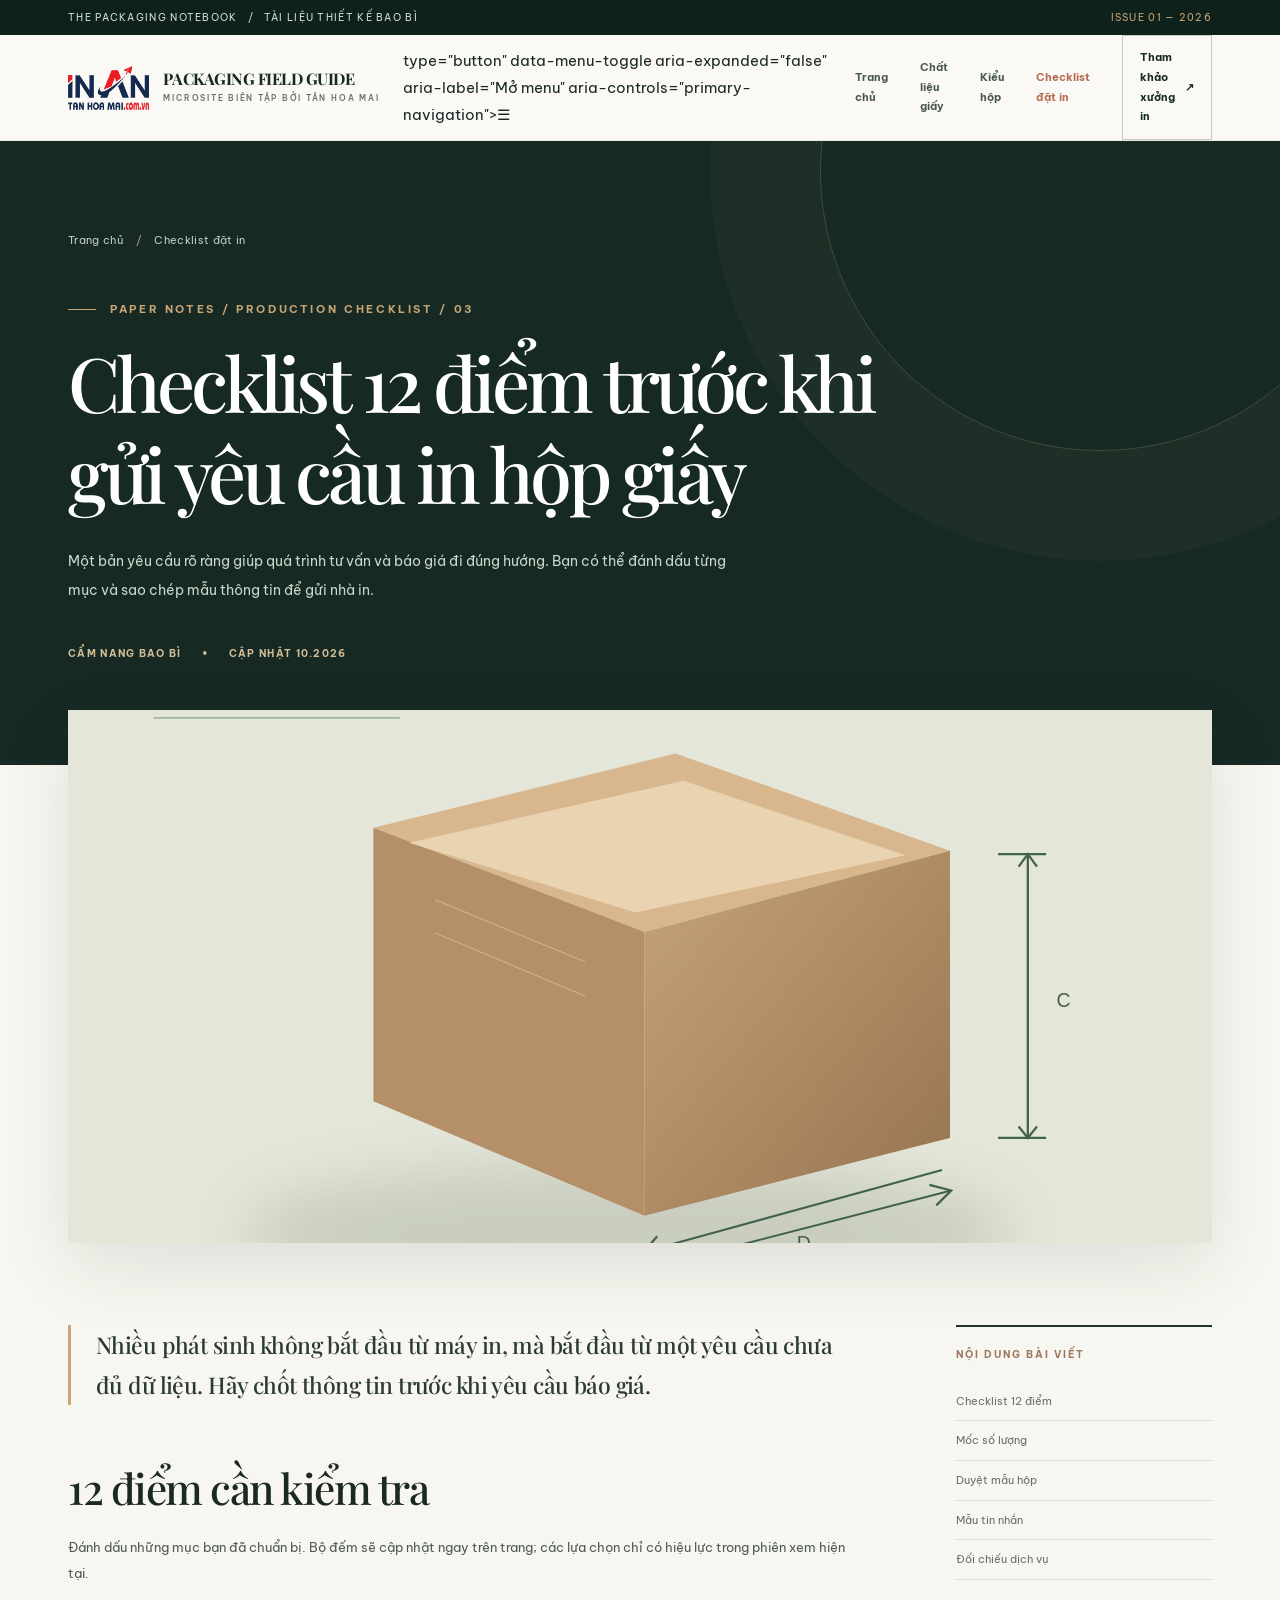
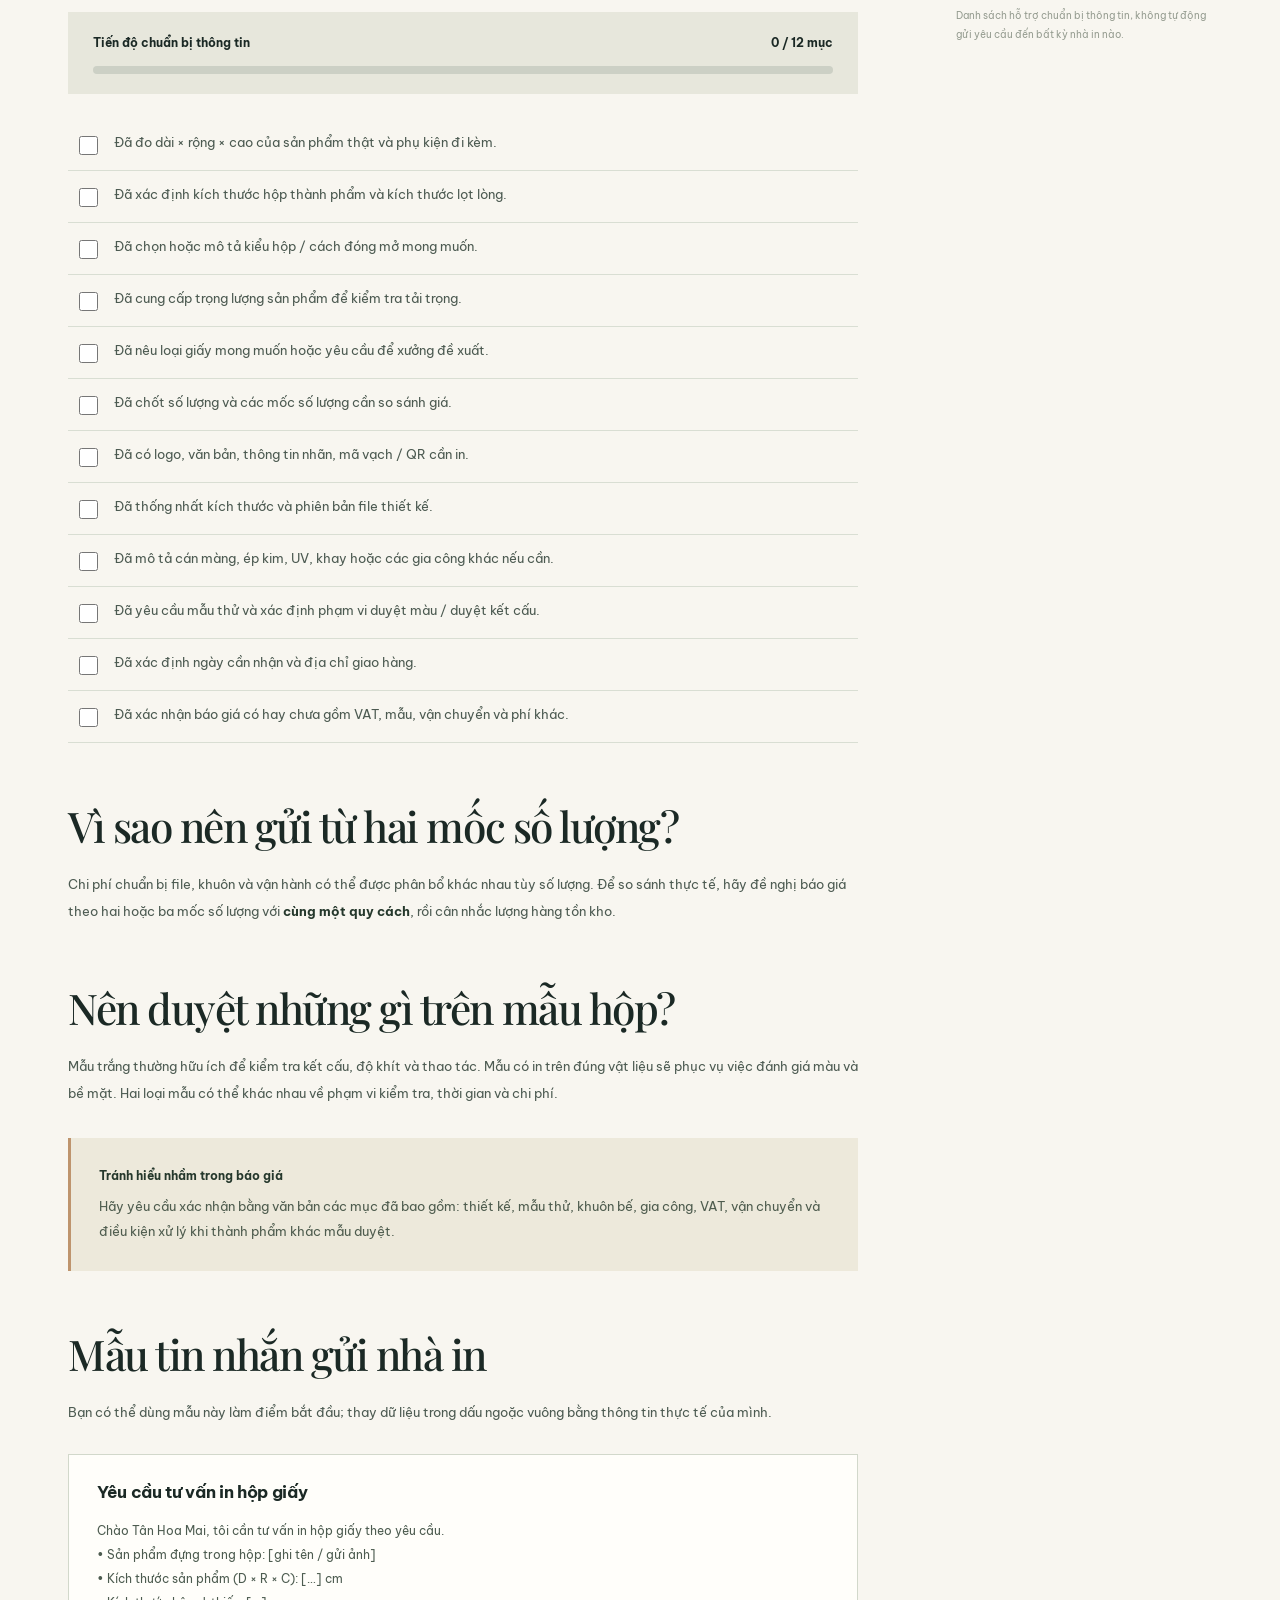
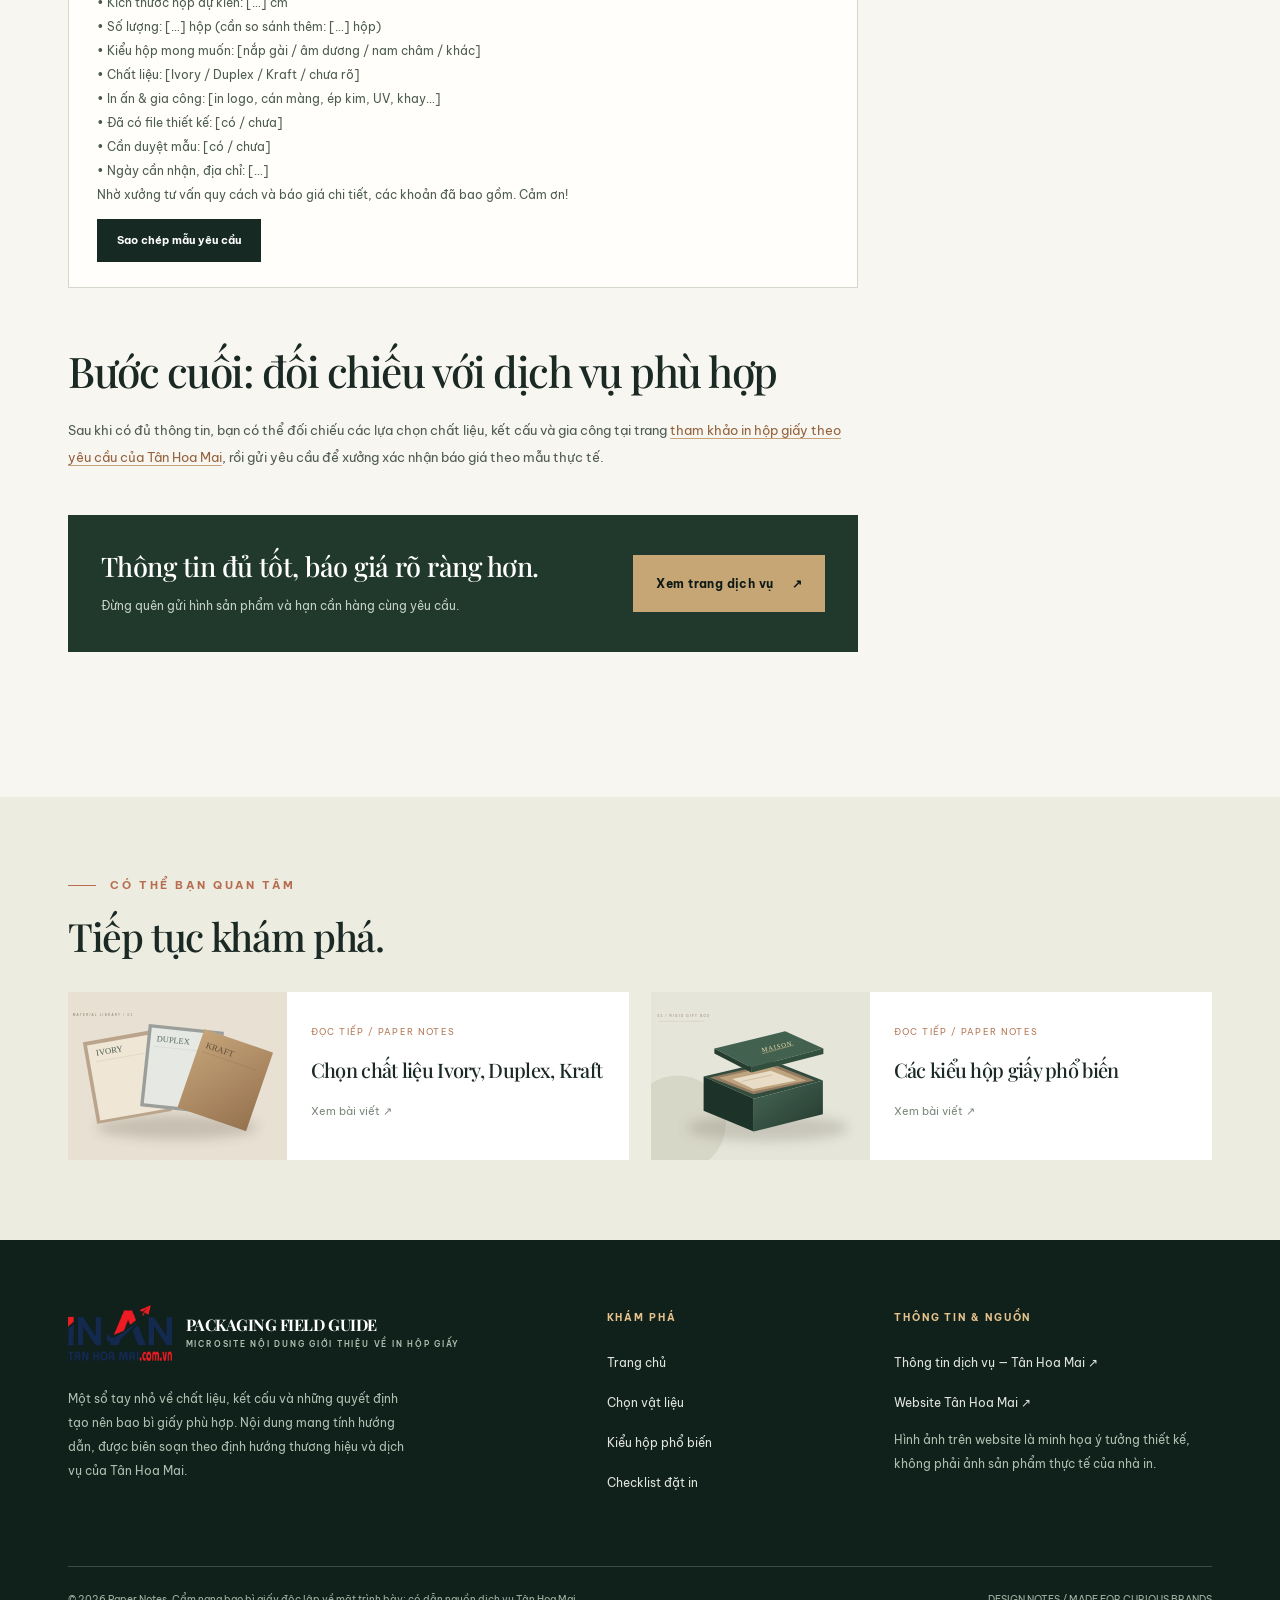
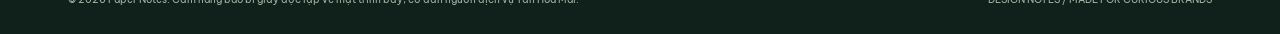
<file: checklist-dat-in.html>
<!doctype html><html lang="vi"><head>
<meta charset="utf-8"><meta name="viewport" content="width=device-width, initial-scale=1"><meta name="theme-color" content="#172923">
<title>Checklist 12 điểm trước khi đặt in hộp giấy | Paper Notes</title><meta name="description" content="Checklist 12 bước trước khi đặt in hộp giấy: kích thước, chất liệu, số lượng, gia công, duyệt mẫu và mẫu tin nhắn gửi xưởng có nút sao chép."><meta name="robots" content="index,follow,max-image-preview:large">
<link rel="icon" type="image/svg+xml" href="assets/img/favicon.svg">
<link rel="preconnect" href="https://fonts.googleapis.com"><link rel="preconnect" href="https://fonts.gstatic.com" crossorigin>
<link rel="stylesheet" href="assets/css/style.css"></head>
<body><div class="topbar"><div class="container"><span>THE PACKAGING NOTEBOOK &nbsp; / &nbsp; TÀI LIỆU THIẾT KẾ BAO BÌ</span><span>ISSUE 01 — 2026</span></div></div>
<header class="header"><div class="container navwrap"><a class="brand brand--logo" href="index.html" aria-label="Tân Hoa Mai - Về trang chủ"><img class="brand-logo" src="assets/img/tan-hoa-mai-logo.png" width="300" height="162" alt="Logo Tân Hoa Mai"><span class="brand-note">Packaging field guide<small>Microsite biên tập bởi Tân Hoa Mai</small></span></a>
<button class="nav-toggle" type="button" data-menu-toggle aria-expanded="false" aria-label="Mở menu" aria-controls="primary-navigation">☰</button> type="button" data-menu-toggle aria-expanded="false" aria-label="Mở menu" aria-controls="primary-navigation">☰</button>
<nav class="nav" id="primary-navigation" data-main-nav aria-label="Điều hướng chính"><a href="index.html" class="" >Trang chủ</a><a href="chon-giay-hop.html" class="" >Chất liệu giấy</a><a href="kieu-hop-giay.html" class="" >Kiểu hộp</a><a href="checklist-dat-in.html" class="active" aria-current="page">Checklist đặt in</a><a class="nav-cta" href="https://tanhoamai.com.vn/in-hop-giay/" target="_blank" rel="noopener noreferrer">Tham khảo xưởng in <span aria-hidden="true">↗</span></a></nav></div></header><main id="main-content"><section class="page-hero"><div class="container"><div class="crumbs"><a href="index.html">Trang chủ</a><span>/</span>Checklist đặt in</div><div class="eyebrow light">PAPER NOTES / PRODUCTION CHECKLIST / 03</div><h1>Checklist 12 điểm trước khi gửi yêu cầu in hộp giấy</h1><p class="intro">Một bản yêu cầu rõ ràng giúp quá trình tư vấn và báo giá đi đúng hướng. Bạn có thể đánh dấu từng mục và sao chép mẫu thông tin để gửi nhà in.</p><div class="post-meta"><span>CẨM NANG BAO BÌ</span><span>•</span><span>CẬP NHẬT 10.2026</span></div></div></section><div class="container post-lead-image"><img src="assets/img/dimensions-box.svg" width="1000" height="700" alt="Minh họa đo chiều dài rộng cao của hộp giấy"></div>
<div class="container post-layout"><article class="article"><p class="intro-drop">Nhiều phát sinh không bắt đầu từ máy in, mà bắt đầu từ một yêu cầu chưa đủ dữ liệu. Hãy chốt thông tin trước khi yêu cầu báo giá.</p>
<h2 id="kiem-tra">12 điểm cần kiểm tra</h2><p>Đánh dấu những mục bạn đã chuẩn bị. Bộ đếm sẽ cập nhật ngay trên trang; các lựa chọn chỉ có hiệu lực trong phiên xem hiện tại.</p><div class="progress-wrap"><div class="progress-head"><span>Tiến độ chuẩn bị thông tin</span><span data-progress-count>0 / 12 mục</span></div><div class="progress-line"><div class="progress-fill" data-progress-fill></div></div></div>
<ol class="checklist" data-checklist><li><input type="checkbox" id="check01"/><label for="check01">Đã đo dài × rộng × cao của sản phẩm thật và phụ kiện đi kèm.</label></li><li><input type="checkbox" id="check02"/><label for="check02">Đã xác định kích thước hộp thành phẩm và kích thước lọt lòng.</label></li><li><input type="checkbox" id="check03"/><label for="check03">Đã chọn hoặc mô tả kiểu hộp / cách đóng mở mong muốn.</label></li><li><input type="checkbox" id="check04"/><label for="check04">Đã cung cấp trọng lượng sản phẩm để kiểm tra tải trọng.</label></li><li><input type="checkbox" id="check05"/><label for="check05">Đã nêu loại giấy mong muốn hoặc yêu cầu để xưởng đề xuất.</label></li><li><input type="checkbox" id="check06"/><label for="check06">Đã chốt số lượng và các mốc số lượng cần so sánh giá.</label></li><li><input type="checkbox" id="check07"/><label for="check07">Đã có logo, văn bản, thông tin nhãn, mã vạch / QR cần in.</label></li><li><input type="checkbox" id="check08"/><label for="check08">Đã thống nhất kích thước và phiên bản file thiết kế.</label></li><li><input type="checkbox" id="check09"/><label for="check09">Đã mô tả cán màng, ép kim, UV, khay hoặc các gia công khác nếu cần.</label></li><li><input type="checkbox" id="check10"/><label for="check10">Đã yêu cầu mẫu thử và xác định phạm vi duyệt màu / duyệt kết cấu.</label></li><li><input type="checkbox" id="check11"/><label for="check11">Đã xác định ngày cần nhận và địa chỉ giao hàng.</label></li><li><input type="checkbox" id="check12"/><label for="check12">Đã xác nhận báo giá có hay chưa gồm VAT, mẫu, vận chuyển và phí khác.</label></li></ol>
<h2 id="so-luong">Vì sao nên gửi từ hai mốc số lượng?</h2><p>Chi phí chuẩn bị file, khuôn và vận hành có thể được phân bổ khác nhau tùy số lượng. Để so sánh thực tế, hãy đề nghị báo giá theo hai hoặc ba mốc số lượng với <strong>cùng một quy cách</strong>, rồi cân nhắc lượng hàng tồn kho.</p>
<h2 id="duyet-mau">Nên duyệt những gì trên mẫu hộp?</h2><p>Mẫu trắng thường hữu ích để kiểm tra kết cấu, độ khít và thao tác. Mẫu có in trên đúng vật liệu sẽ phục vụ việc đánh giá màu và bề mặt. Hai loại mẫu có thể khác nhau về phạm vi kiểm tra, thời gian và chi phí.</p><div class="article-note"><strong>Tránh hiểu nhầm trong báo giá</strong>Hãy yêu cầu xác nhận bằng văn bản các mục đã bao gồm: thiết kế, mẫu thử, khuôn bế, gia công, VAT, vận chuyển và điều kiện xử lý khi thành phẩm khác mẫu duyệt.</div>
<h2 id="mau-tin">Mẫu tin nhắn gửi nhà in</h2><p>Bạn có thể dùng mẫu này làm điểm bắt đầu; thay dữ liệu trong dấu ngoặc vuông bằng thông tin thực tế của mình.</p><div class="copy-template"><h3>Yêu cầu tư vấn in hộp giấy</h3><pre data-template-text>Chào Tân Hoa Mai, tôi cần tư vấn in hộp giấy theo yêu cầu.
• Sản phẩm đựng trong hộp: [ghi tên / gửi ảnh]
• Kích thước sản phẩm (D × R × C): […] cm
• Kích thước hộp dự kiến: […] cm
• Số lượng: […] hộp (cần so sánh thêm: […] hộp)
• Kiểu hộp mong muốn: [nắp gài / âm dương / nam châm / khác]
• Chất liệu: [Ivory / Duplex / Kraft / chưa rõ]
• In ấn & gia công: [in logo, cán màng, ép kim, UV, khay…]
• Đã có file thiết kế: [có / chưa]
• Cần duyệt mẫu: [có / chưa]
• Ngày cần nhận, địa chỉ: […]
Nhờ xưởng tư vấn quy cách và báo giá chi tiết, các khoản đã bao gồm. Cảm ơn!</pre><button class="copy-btn" type="button" data-copy-template>Sao chép mẫu yêu cầu</button></div>
<h2 id="tham-khao">Bước cuối: đối chiếu với dịch vụ phù hợp</h2><p>Sau khi có đủ thông tin, bạn có thể đối chiếu các lựa chọn chất liệu, kết cấu và gia công tại trang <a href="https://tanhoamai.com.vn/in-hop-giay/" target="_blank" rel="noopener noreferrer">tham khảo in hộp giấy theo yêu cầu của Tân Hoa Mai</a>, rồi gửi yêu cầu để xưởng xác nhận báo giá theo mẫu thực tế.</p><div class="article-callout"><div><h3>Thông tin đủ tốt, báo giá rõ ràng hơn.</h3><p>Đừng quên gửi hình sản phẩm và hạn cần hàng cùng yêu cầu.</p></div><a class="btn btn-gold" href="https://tanhoamai.com.vn/in-hop-giay/" target="_blank" rel="noopener noreferrer">Xem trang dịch vụ <span>↗</span></a></div></article><aside class="toc"><h4>Nội dung bài viết</h4><a href="#kiem-tra">Checklist 12 điểm</a><a href="#so-luong">Mốc số lượng</a><a href="#duyet-mau">Duyệt mẫu hộp</a><a href="#mau-tin">Mẫu tin nhắn</a><a href="#tham-khao">Đối chiếu dịch vụ</a><p class="toc-note">Danh sách hỗ trợ chuẩn bị thông tin, không tự động gửi yêu cầu đến bất kỳ nhà in nào.</p></aside></div><section class="related"><div class="container"><div class="eyebrow">CÓ THỂ BẠN QUAN TÂM</div><h2>Tiếp tục khám phá.</h2><div class="related-grid"><a class="related-card" href="chon-giay-hop.html"><img src="assets/img/material-library.svg" width="1000" height="700" alt="Các nhóm giấy in"><div><small>ĐỌC TIẾP / PAPER NOTES</small><h3>Chọn chất liệu Ivory, Duplex, Kraft</h3><span>Xem bài viết ↗</span></div></a><a class="related-card" href="kieu-hop-giay.html"><img src="assets/img/gift-box.svg" width="1000" height="700" alt="Hộp giấy quà tặng"><div><small>ĐỌC TIẾP / PAPER NOTES</small><h3>Các kiểu hộp giấy phổ biến</h3><span>Xem bài viết ↗</span></div></a></div></div></section></main><footer class="footer"><div class="container"><div class="footer-top"><div><a class="brand brand--logo" href="index.html" aria-label="Tân Hoa Mai - Về trang chủ"><img class="brand-logo" src="assets/img/tan-hoa-mai-logo.png" width="300" height="162" alt="Logo Tân Hoa Mai"><span class="brand-note">Packaging field guide<small>Microsite nội dung giới thiệu về in hộp giấy</small></span></a><p style="margin-top:26px">Một sổ tay nhỏ về chất liệu, kết cấu và những quyết định tạo nên bao bì giấy phù hợp. Nội dung mang tính hướng dẫn, được biên soạn theo định hướng thương hiệu và dịch vụ của Tân Hoa Mai.</p></div><div><h4>Khám phá</h4><ul><li><a href="index.html">Trang chủ</a></li><li><a href="chon-giay-hop.html">Chọn vật liệu</a></li><li><a href="kieu-hop-giay.html">Kiểu hộp phổ biến</a></li><li><a href="checklist-dat-in.html">Checklist đặt in</a></li></ul></div><div><h4>Thông tin & nguồn</h4><ul><li><a href="https://tanhoamai.com.vn/in-hop-giay/" target="_blank" rel="noopener noreferrer">Thông tin dịch vụ — Tân Hoa Mai ↗</a></li><li><a href="https://tanhoamai.com.vn/" target="_blank" rel="noopener noreferrer">Website Tân Hoa Mai ↗</a></li></ul><p>Hình ảnh trên website là minh họa ý tưởng thiết kế, không phải ảnh sản phẩm thực tế của nhà in.</p></div></div><div class="footer-bottom"><span>© 2026 Paper Notes. Cẩm nang bao bì giấy độc lập về mặt trình bày; có dẫn nguồn dịch vụ Tân Hoa Mai.</span><span>DESIGN NOTES / MADE FOR CURIOUS BRANDS</span></div></div></footer><script src="assets/js/main.js" defer></script></body></html>
</file>
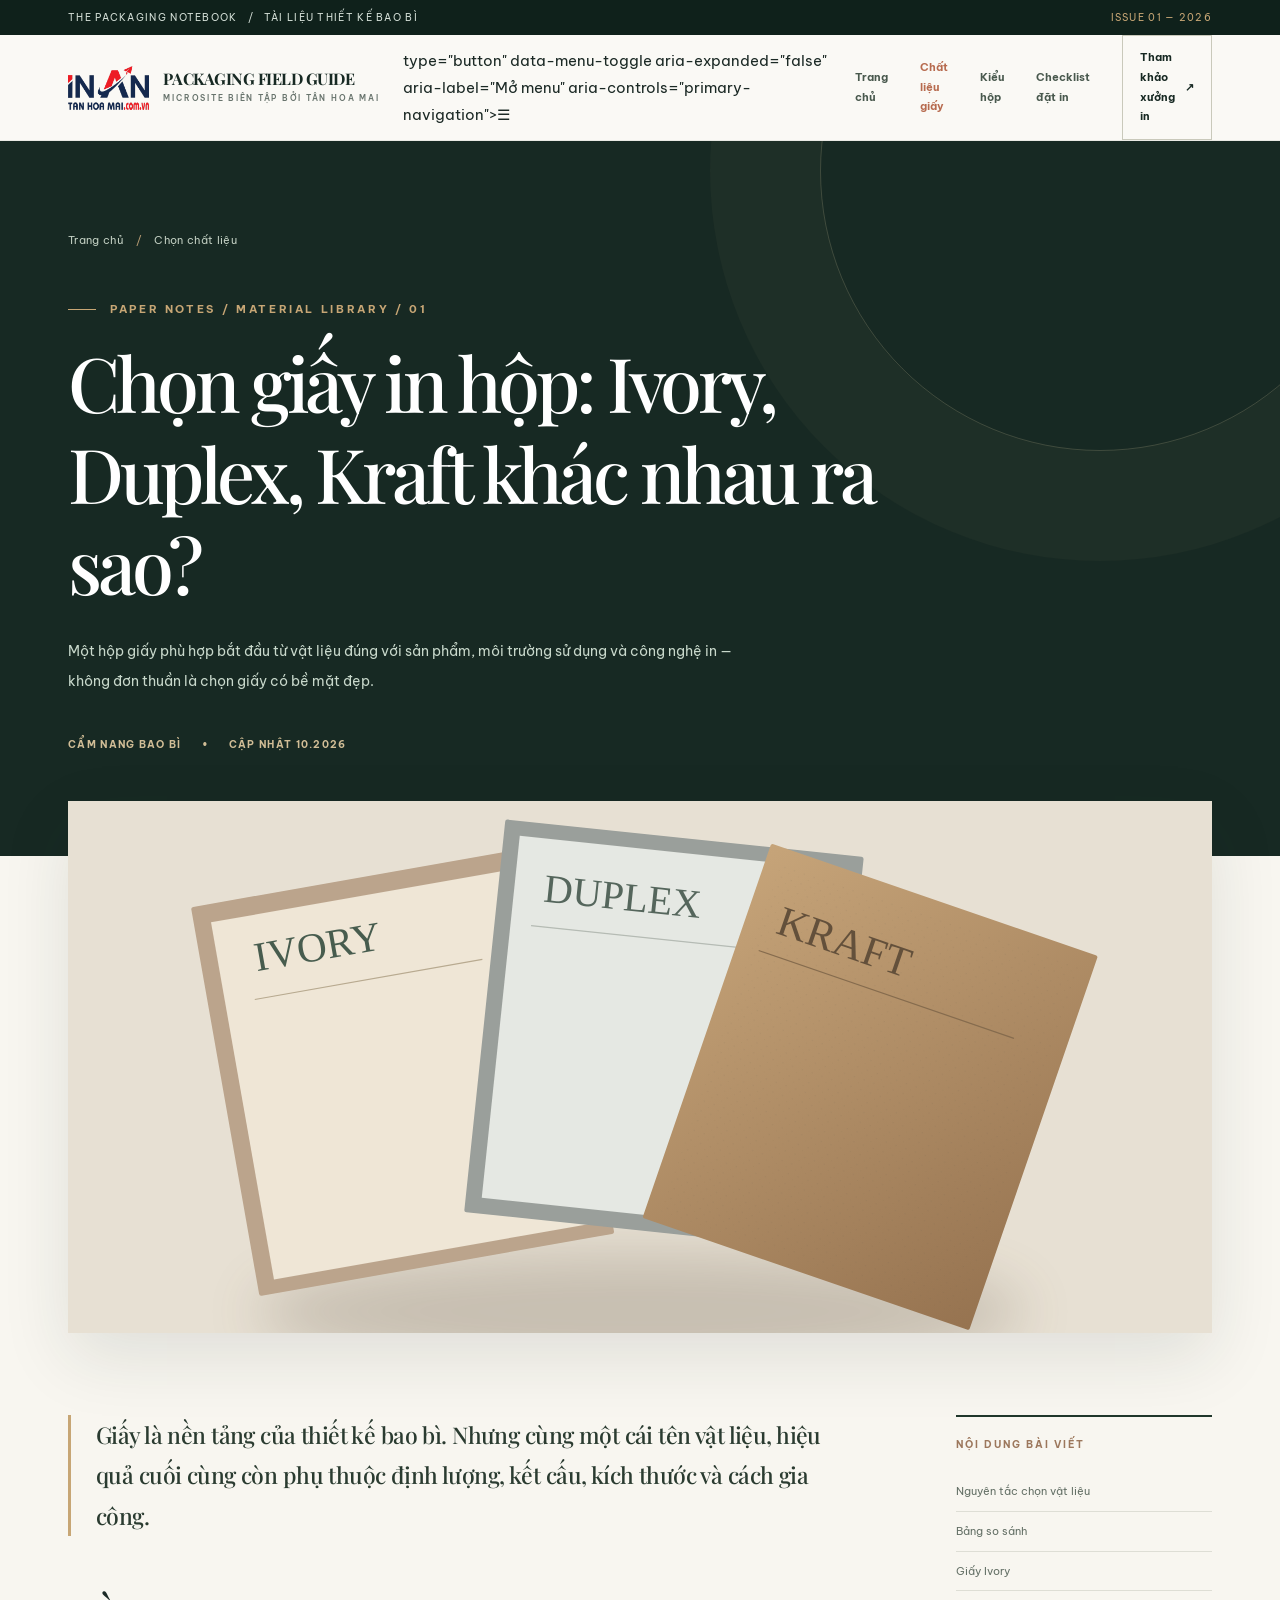
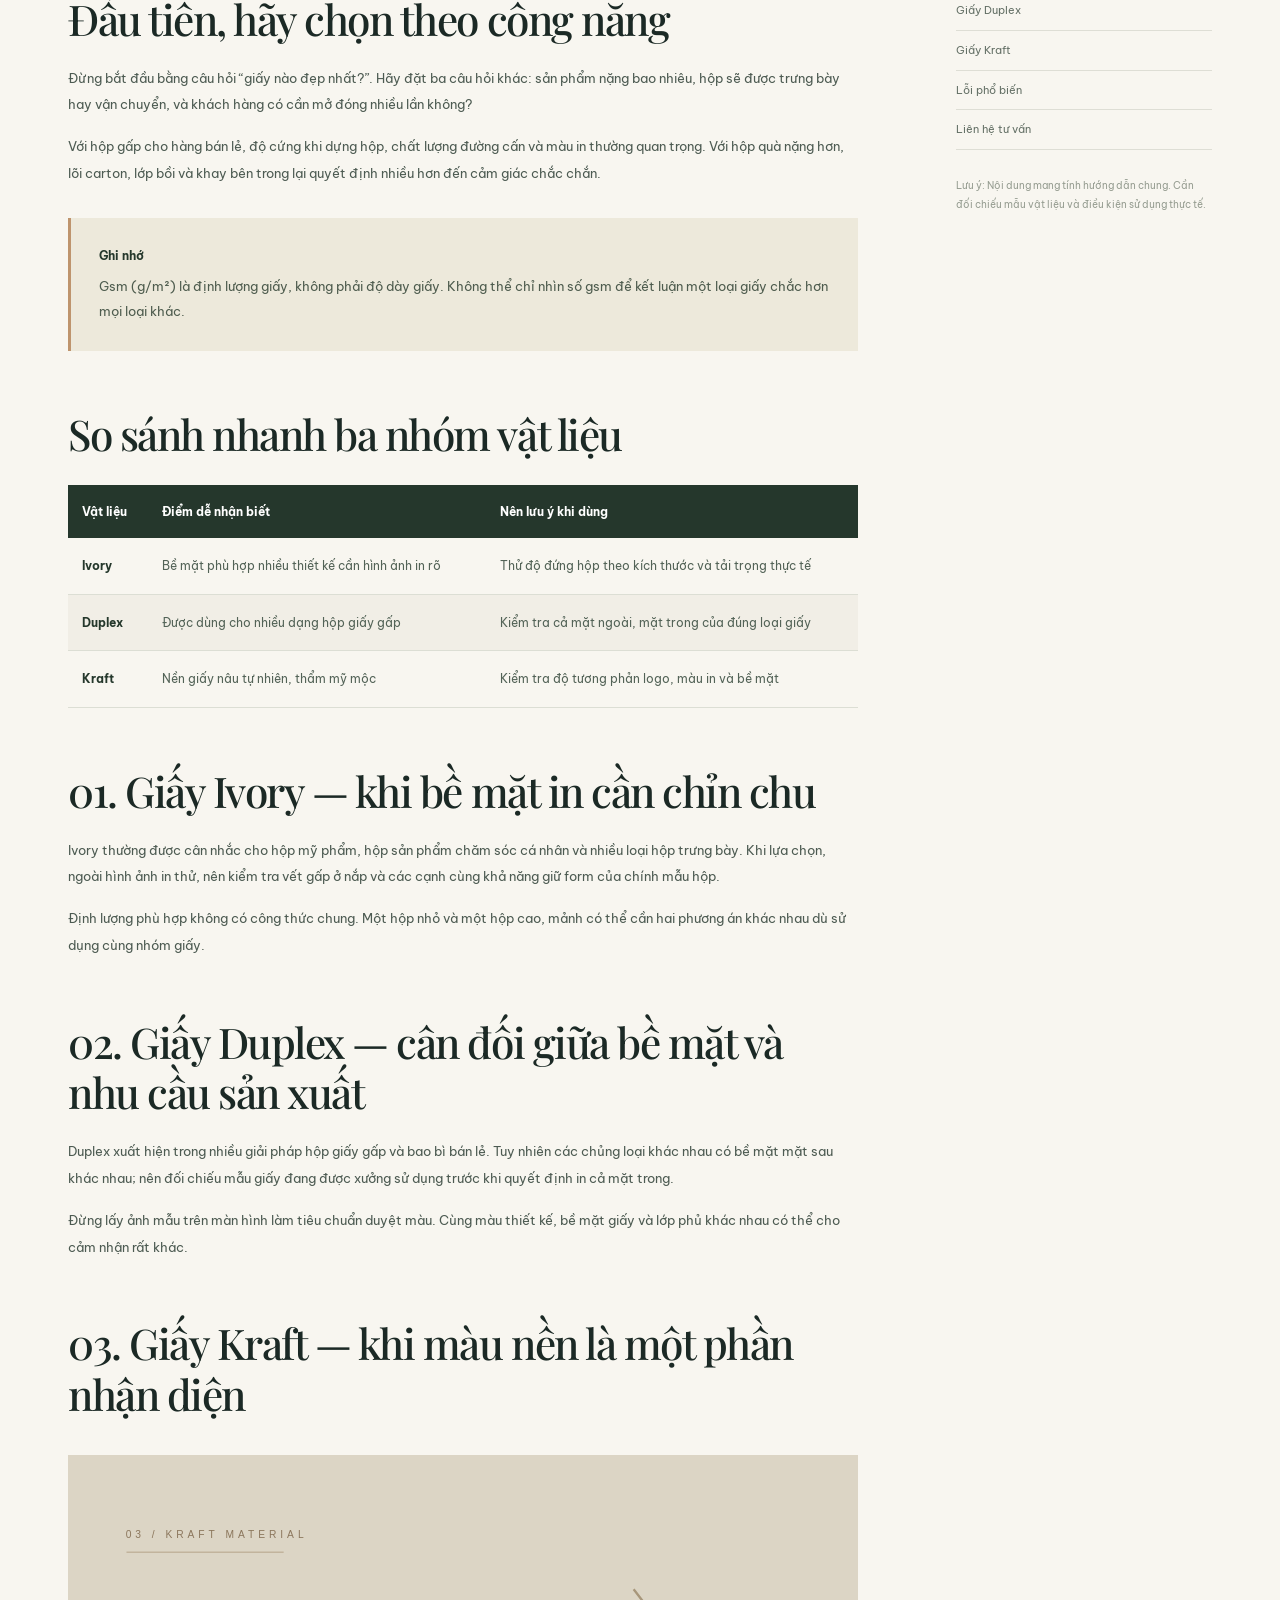
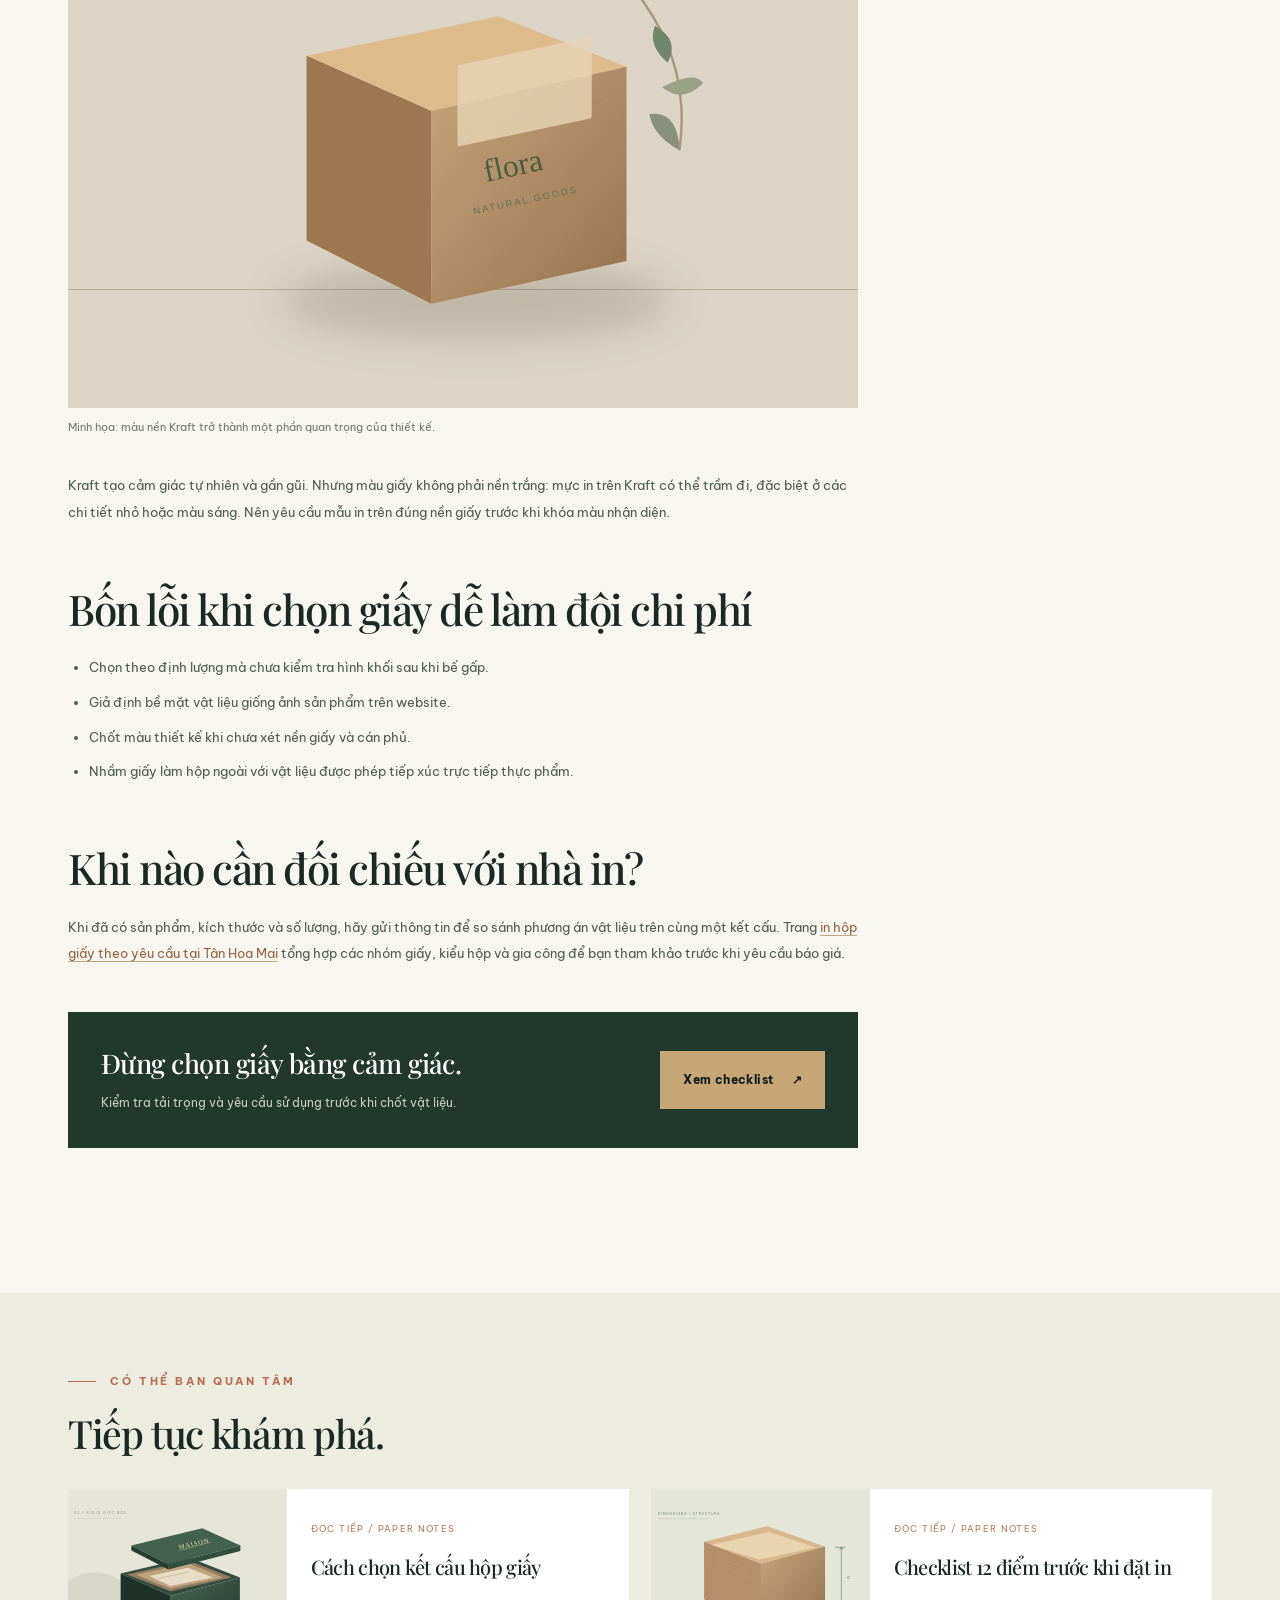
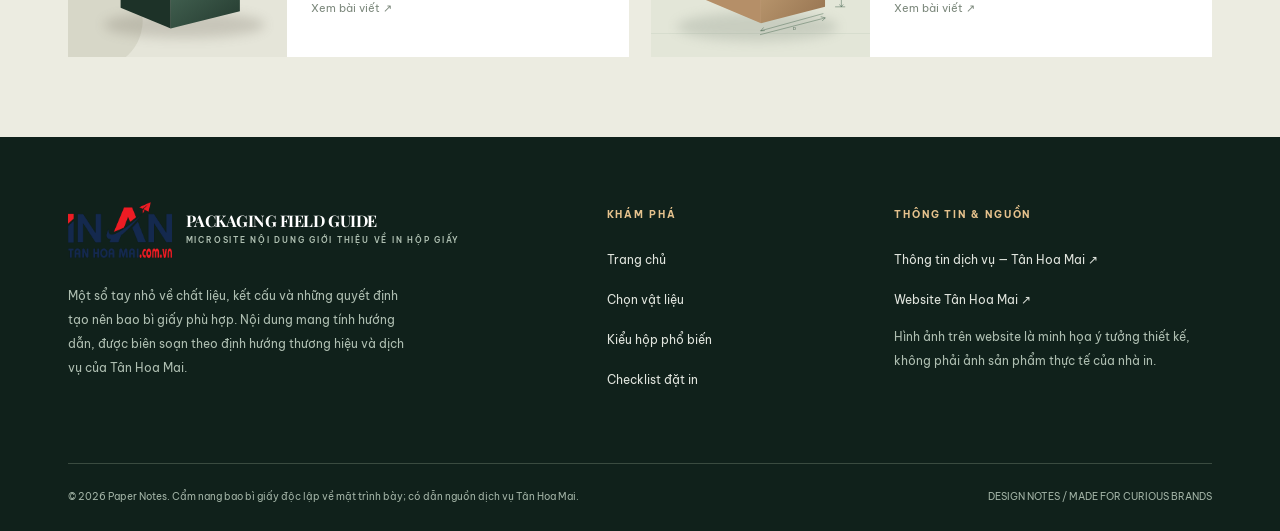
<file: chon-giay-hop.html>
<!doctype html><html lang="vi"><head>
<meta charset="utf-8"><meta name="viewport" content="width=device-width, initial-scale=1"><meta name="theme-color" content="#172923">
<title>Ivory, Duplex, Kraft: chọn giấy in hộp thế nào? | Paper Notes</title><meta name="description" content="So sánh giấy Ivory, Duplex và Kraft khi in hộp giấy. Tìm hiểu bề mặt, khả năng sử dụng, lỗi chọn vật liệu và các tiêu chí duyệt mẫu."><meta name="robots" content="index,follow,max-image-preview:large">
<link rel="icon" type="image/svg+xml" href="assets/img/favicon.svg">
<link rel="preconnect" href="https://fonts.googleapis.com"><link rel="preconnect" href="https://fonts.gstatic.com" crossorigin>
<link rel="stylesheet" href="assets/css/style.css"></head>
<body><div class="topbar"><div class="container"><span>THE PACKAGING NOTEBOOK &nbsp; / &nbsp; TÀI LIỆU THIẾT KẾ BAO BÌ</span><span>ISSUE 01 — 2026</span></div></div>
<header class="header"><div class="container navwrap"><a class="brand brand--logo" href="index.html" aria-label="Tân Hoa Mai - Về trang chủ"><img class="brand-logo" src="assets/img/tan-hoa-mai-logo.png" width="300" height="162" alt="Logo Tân Hoa Mai"><span class="brand-note">Packaging field guide<small>Microsite biên tập bởi Tân Hoa Mai</small></span></a>
<button class="nav-toggle" type="button" data-menu-toggle aria-expanded="false" aria-label="Mở menu" aria-controls="primary-navigation">☰</button> type="button" data-menu-toggle aria-expanded="false" aria-label="Mở menu" aria-controls="primary-navigation">☰</button>
<nav class="nav" id="primary-navigation" data-main-nav aria-label="Điều hướng chính"><a href="index.html" class="" >Trang chủ</a><a href="chon-giay-hop.html" class="active" aria-current="page">Chất liệu giấy</a><a href="kieu-hop-giay.html" class="" >Kiểu hộp</a><a href="checklist-dat-in.html" class="" >Checklist đặt in</a><a class="nav-cta" href="https://tanhoamai.com.vn/in-hop-giay/" target="_blank" rel="noopener noreferrer">Tham khảo xưởng in <span aria-hidden="true">↗</span></a></nav></div></header><main id="main-content"><section class="page-hero"><div class="container"><div class="crumbs"><a href="index.html">Trang chủ</a><span>/</span>Chọn chất liệu</div><div class="eyebrow light">PAPER NOTES / MATERIAL LIBRARY / 01</div><h1>Chọn giấy in hộp: Ivory, Duplex, Kraft khác nhau ra sao?</h1><p class="intro">Một hộp giấy phù hợp bắt đầu từ vật liệu đúng với sản phẩm, môi trường sử dụng và công nghệ in — không đơn thuần là chọn giấy có bề mặt đẹp.</p><div class="post-meta"><span>CẨM NANG BAO BÌ</span><span>•</span><span>CẬP NHẬT 10.2026</span></div></div></section><div class="container post-lead-image"><img src="assets/img/material-library.svg" width="1000" height="700" alt="Bảng phối vật liệu Ivory, Duplex và Kraft dùng trong bao bì"></div>
<div class="container post-layout"><article class="article"><p class="intro-drop">Giấy là nền tảng của thiết kế bao bì. Nhưng cùng một cái tên vật liệu, hiệu quả cuối cùng còn phụ thuộc định lượng, kết cấu, kích thước và cách gia công.</p>
<h2 id="nguyen-tac">Đầu tiên, hãy chọn theo công năng</h2><p>Đừng bắt đầu bằng câu hỏi “giấy nào đẹp nhất?”. Hãy đặt ba câu hỏi khác: sản phẩm nặng bao nhiêu, hộp sẽ được trưng bày hay vận chuyển, và khách hàng có cần mở đóng nhiều lần không?</p><p>Với hộp gấp cho hàng bán lẻ, độ cứng khi dựng hộp, chất lượng đường cấn và màu in thường quan trọng. Với hộp quà nặng hơn, lõi carton, lớp bồi và khay bên trong lại quyết định nhiều hơn đến cảm giác chắc chắn.</p>
<div class="article-note"><strong>Ghi nhớ</strong>Gsm (g/m²) là định lượng giấy, không phải độ dày giấy. Không thể chỉ nhìn số gsm để kết luận một loại giấy chắc hơn mọi loại khác.</div>
<h2 id="so-sanh">So sánh nhanh ba nhóm vật liệu</h2><table class="data-table"><thead><tr><th>Vật liệu</th><th>Điểm dễ nhận biết</th><th>Nên lưu ý khi dùng</th></tr></thead><tbody><tr><td><strong>Ivory</strong></td><td>Bề mặt phù hợp nhiều thiết kế cần hình ảnh in rõ</td><td>Thử độ đứng hộp theo kích thước và tải trọng thực tế</td></tr><tr><td><strong>Duplex</strong></td><td>Được dùng cho nhiều dạng hộp giấy gấp</td><td>Kiểm tra cả mặt ngoài, mặt trong của đúng loại giấy</td></tr><tr><td><strong>Kraft</strong></td><td>Nền giấy nâu tự nhiên, thẩm mỹ mộc</td><td>Kiểm tra độ tương phản logo, màu in và bề mặt</td></tr></tbody></table>
<h2 id="ivory">01. Giấy Ivory — khi bề mặt in cần chỉn chu</h2><p>Ivory thường được cân nhắc cho hộp mỹ phẩm, hộp sản phẩm chăm sóc cá nhân và nhiều loại hộp trưng bày. Khi lựa chọn, ngoài hình ảnh in thử, nên kiểm tra vết gấp ở nắp và các cạnh cùng khả năng giữ form của chính mẫu hộp.</p><p>Định lượng phù hợp không có công thức chung. Một hộp nhỏ và một hộp cao, mảnh có thể cần hai phương án khác nhau dù sử dụng cùng nhóm giấy.</p>
<h2 id="duplex">02. Giấy Duplex — cân đối giữa bề mặt và nhu cầu sản xuất</h2><p>Duplex xuất hiện trong nhiều giải pháp hộp giấy gấp và bao bì bán lẻ. Tuy nhiên các chủng loại khác nhau có bề mặt mặt sau khác nhau; nên đối chiếu mẫu giấy đang được xưởng sử dụng trước khi quyết định in cả mặt trong.</p><p>Đừng lấy ảnh mẫu trên màn hình làm tiêu chuẩn duyệt màu. Cùng màu thiết kế, bề mặt giấy và lớp phủ khác nhau có thể cho cảm nhận rất khác.</p>
<h2 id="kraft">03. Giấy Kraft — khi màu nền là một phần nhận diện</h2><figure><img src="assets/img/kraft-box.svg" width="1000" height="700" alt="Hộp giấy Kraft với thiết kế nhãn đơn giản và nền nâu tự nhiên"><figcaption>Minh họa: màu nền Kraft trở thành một phần quan trọng của thiết kế.</figcaption></figure><p>Kraft tạo cảm giác tự nhiên và gần gũi. Nhưng màu giấy không phải nền trắng: mực in trên Kraft có thể trầm đi, đặc biệt ở các chi tiết nhỏ hoặc màu sáng. Nên yêu cầu mẫu in trên đúng nền giấy trước khi khóa màu nhận diện.</p>
<h2 id="loi">Bốn lỗi khi chọn giấy dễ làm đội chi phí</h2><ul><li>Chọn theo định lượng mà chưa kiểm tra hình khối sau khi bế gấp.</li><li>Giả định bề mặt vật liệu giống ảnh sản phẩm trên website.</li><li>Chốt màu thiết kế khi chưa xét nền giấy và cán phủ.</li><li>Nhầm giấy làm hộp ngoài với vật liệu được phép tiếp xúc trực tiếp thực phẩm.</li></ul>
<h2 id="ket-luan">Khi nào cần đối chiếu với nhà in?</h2><p>Khi đã có sản phẩm, kích thước và số lượng, hãy gửi thông tin để so sánh phương án vật liệu trên cùng một kết cấu. Trang <a href="https://tanhoamai.com.vn/in-hop-giay/" target="_blank" rel="noopener noreferrer">in hộp giấy theo yêu cầu tại Tân Hoa Mai</a> tổng hợp các nhóm giấy, kiểu hộp và gia công để bạn tham khảo trước khi yêu cầu báo giá.</p><div class="article-callout"><div><h3>Đừng chọn giấy bằng cảm giác.</h3><p>Kiểm tra tải trọng và yêu cầu sử dụng trước khi chốt vật liệu.</p></div><a class="btn btn-gold" href="checklist-dat-in.html">Xem checklist <span>↗</span></a></div></article><aside class="toc"><h4>Nội dung bài viết</h4><a href="#nguyen-tac">Nguyên tắc chọn vật liệu</a><a href="#so-sanh">Bảng so sánh</a><a href="#ivory">Giấy Ivory</a><a href="#duplex">Giấy Duplex</a><a href="#kraft">Giấy Kraft</a><a href="#loi">Lỗi phổ biến</a><a href="#ket-luan">Liên hệ tư vấn</a><p class="toc-note">Lưu ý: Nội dung mang tính hướng dẫn chung. Cần đối chiếu mẫu vật liệu và điều kiện sử dụng thực tế.</p></aside></div><section class="related"><div class="container"><div class="eyebrow">CÓ THỂ BẠN QUAN TÂM</div><h2>Tiếp tục khám phá.</h2><div class="related-grid"><a class="related-card" href="kieu-hop-giay.html"><img src="assets/img/gift-box.svg" width="1000" height="700" alt="Hộp cứng quà tặng"><div><small>ĐỌC TIẾP / PAPER NOTES</small><h3>Cách chọn kết cấu hộp giấy</h3><span>Xem bài viết ↗</span></div></a><a class="related-card" href="checklist-dat-in.html"><img src="assets/img/dimensions-box.svg" width="1000" height="700" alt="Sơ đồ đo hộp"><div><small>ĐỌC TIẾP / PAPER NOTES</small><h3>Checklist 12 điểm trước khi đặt in</h3><span>Xem bài viết ↗</span></div></a></div></div></section></main><footer class="footer"><div class="container"><div class="footer-top"><div><a class="brand brand--logo" href="index.html" aria-label="Tân Hoa Mai - Về trang chủ"><img class="brand-logo" src="assets/img/tan-hoa-mai-logo.png" width="300" height="162" alt="Logo Tân Hoa Mai"><span class="brand-note">Packaging field guide<small>Microsite nội dung giới thiệu về in hộp giấy</small></span></a><p style="margin-top:26px">Một sổ tay nhỏ về chất liệu, kết cấu và những quyết định tạo nên bao bì giấy phù hợp. Nội dung mang tính hướng dẫn, được biên soạn theo định hướng thương hiệu và dịch vụ của Tân Hoa Mai.</p></div><div><h4>Khám phá</h4><ul><li><a href="index.html">Trang chủ</a></li><li><a href="chon-giay-hop.html">Chọn vật liệu</a></li><li><a href="kieu-hop-giay.html">Kiểu hộp phổ biến</a></li><li><a href="checklist-dat-in.html">Checklist đặt in</a></li></ul></div><div><h4>Thông tin & nguồn</h4><ul><li><a href="https://tanhoamai.com.vn/in-hop-giay/" target="_blank" rel="noopener noreferrer">Thông tin dịch vụ — Tân Hoa Mai ↗</a></li><li><a href="https://tanhoamai.com.vn/" target="_blank" rel="noopener noreferrer">Website Tân Hoa Mai ↗</a></li></ul><p>Hình ảnh trên website là minh họa ý tưởng thiết kế, không phải ảnh sản phẩm thực tế của nhà in.</p></div></div><div class="footer-bottom"><span>© 2026 Paper Notes. Cẩm nang bao bì giấy độc lập về mặt trình bày; có dẫn nguồn dịch vụ Tân Hoa Mai.</span><span>DESIGN NOTES / MADE FOR CURIOUS BRANDS</span></div></div></footer><script src="assets/js/main.js" defer></script></body></html>
</file>
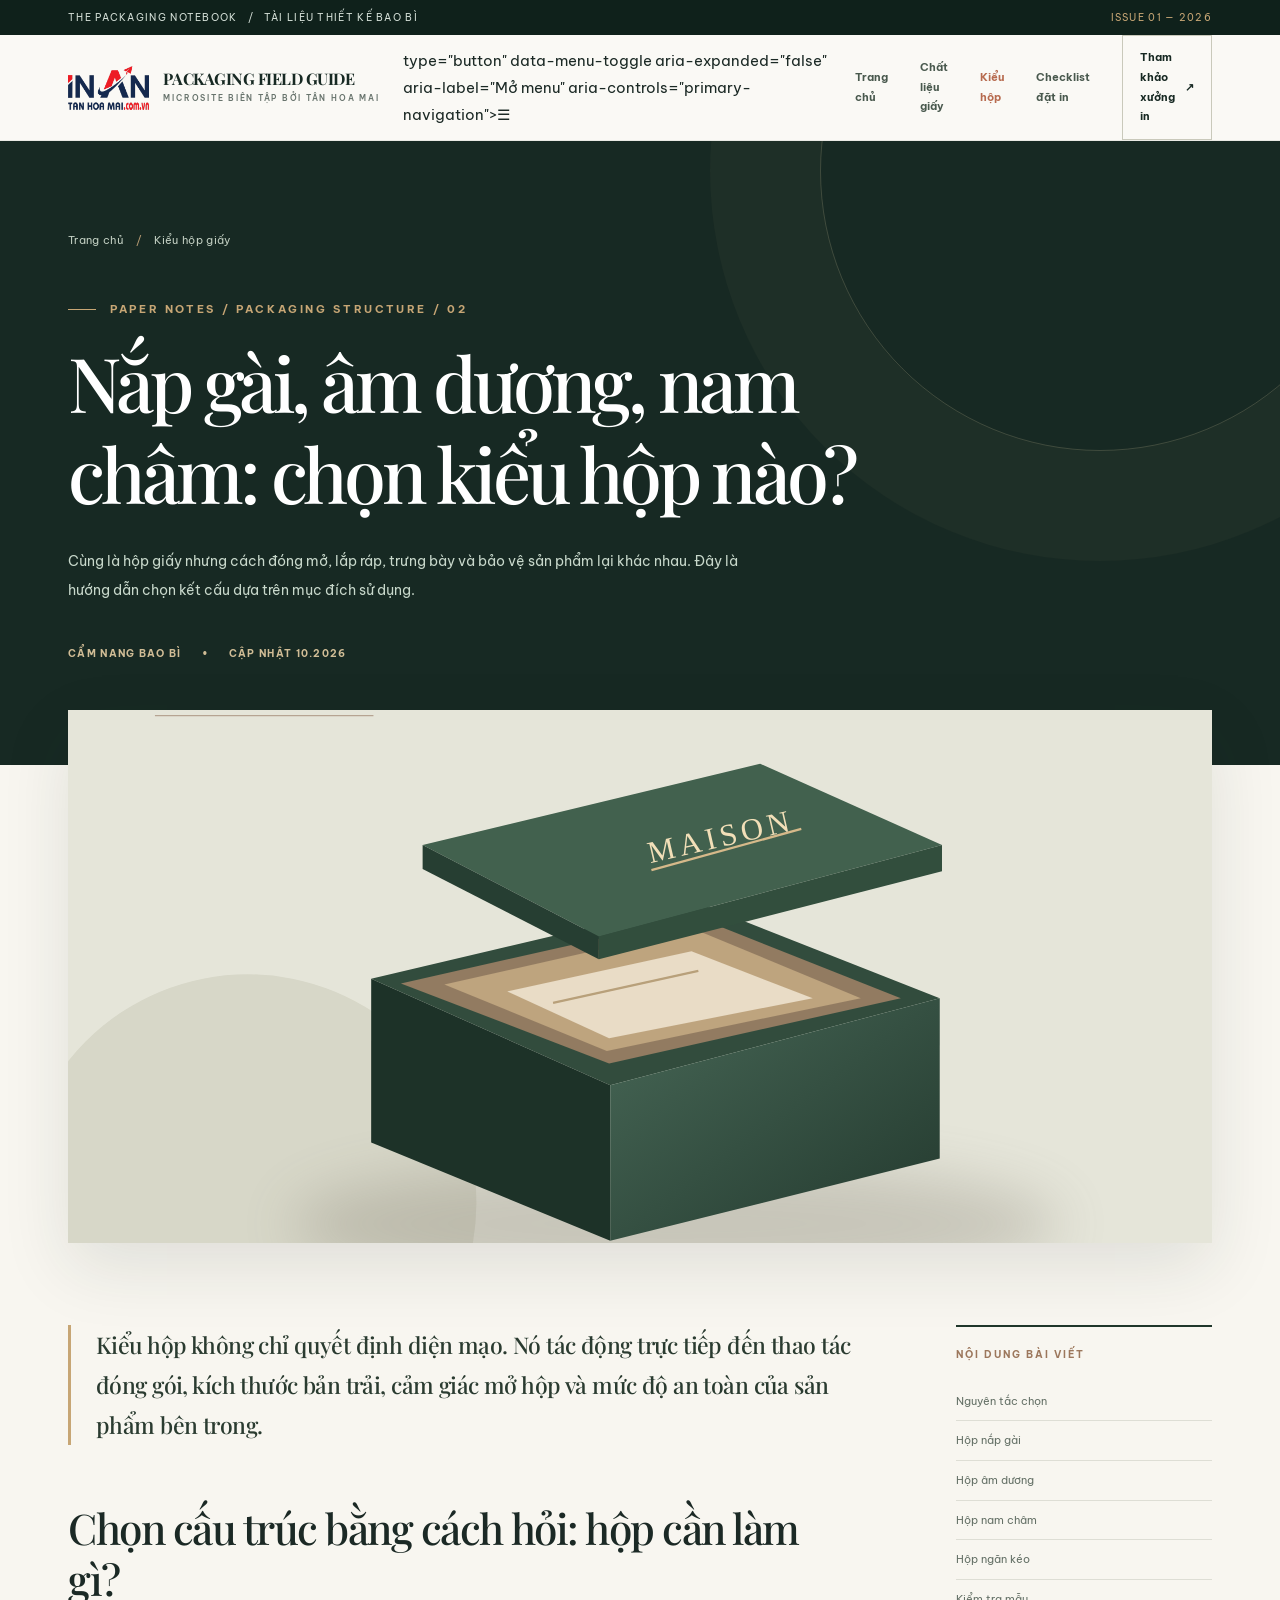
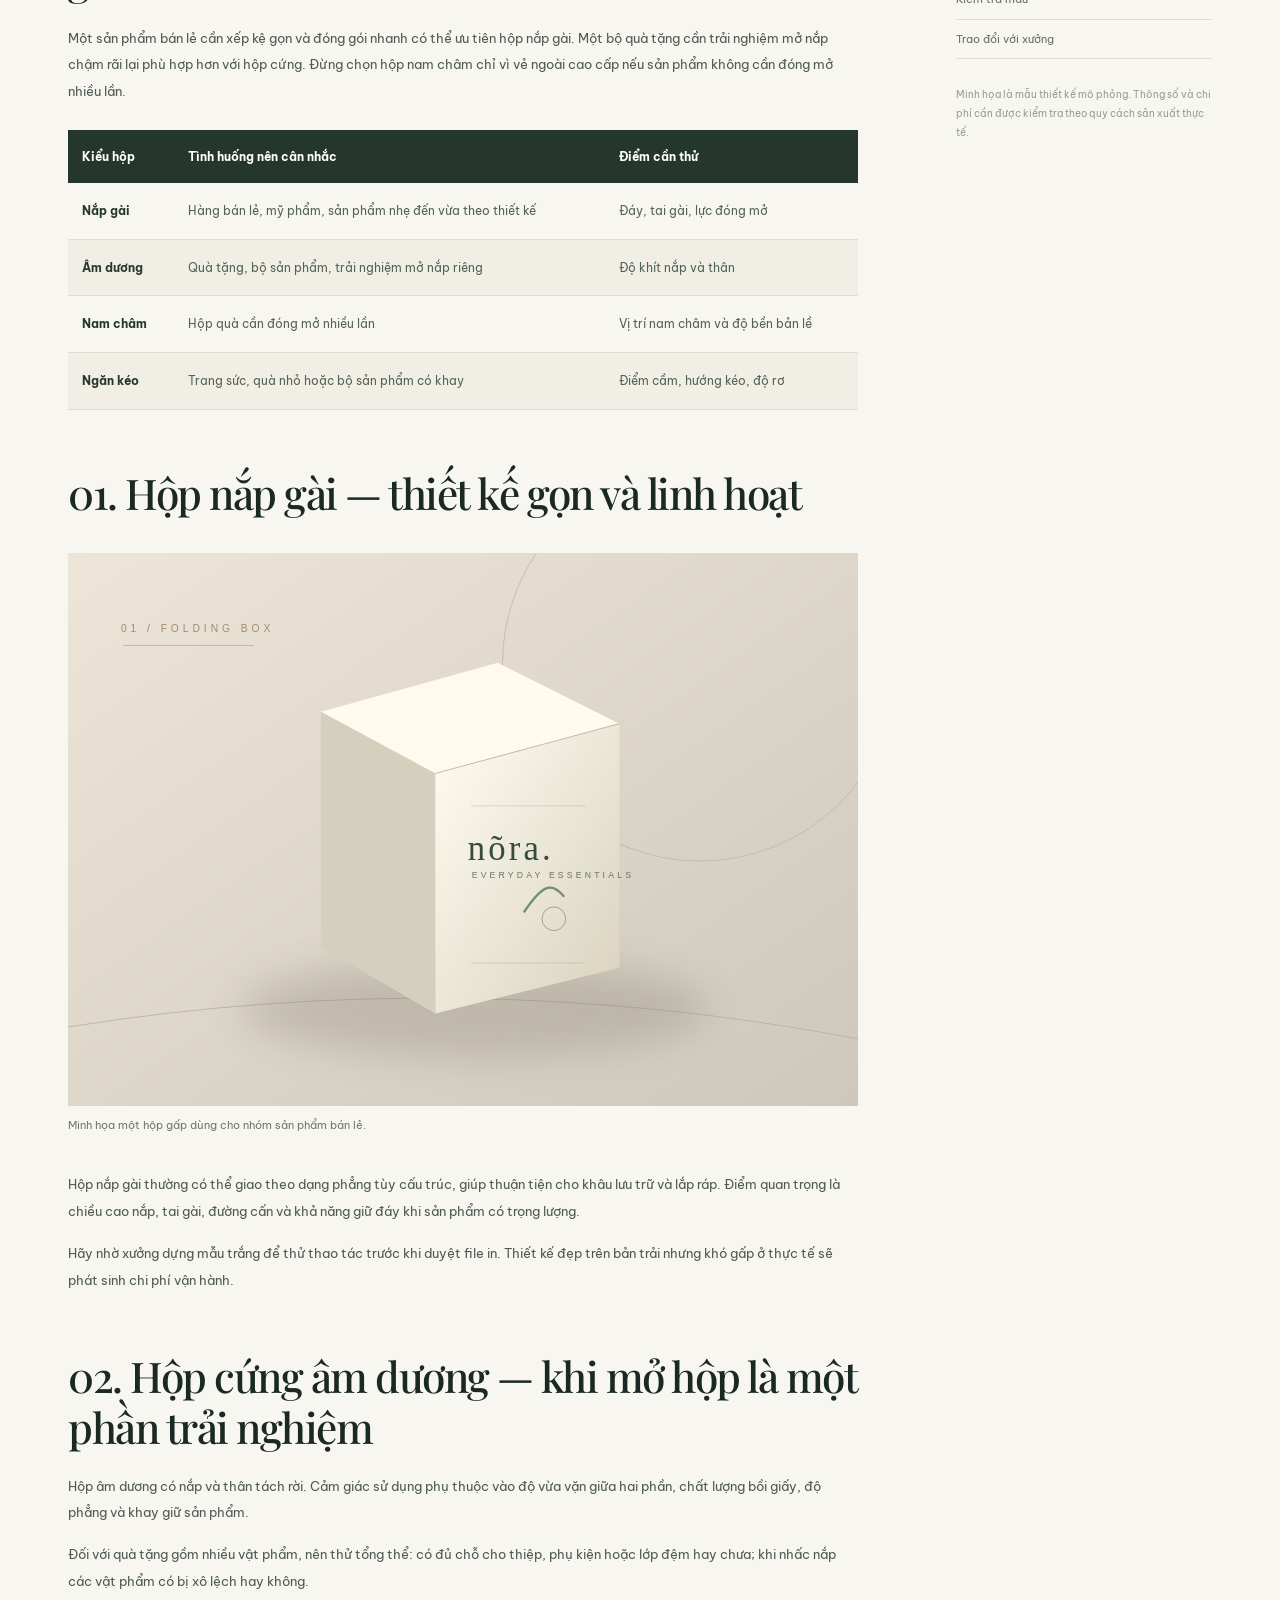
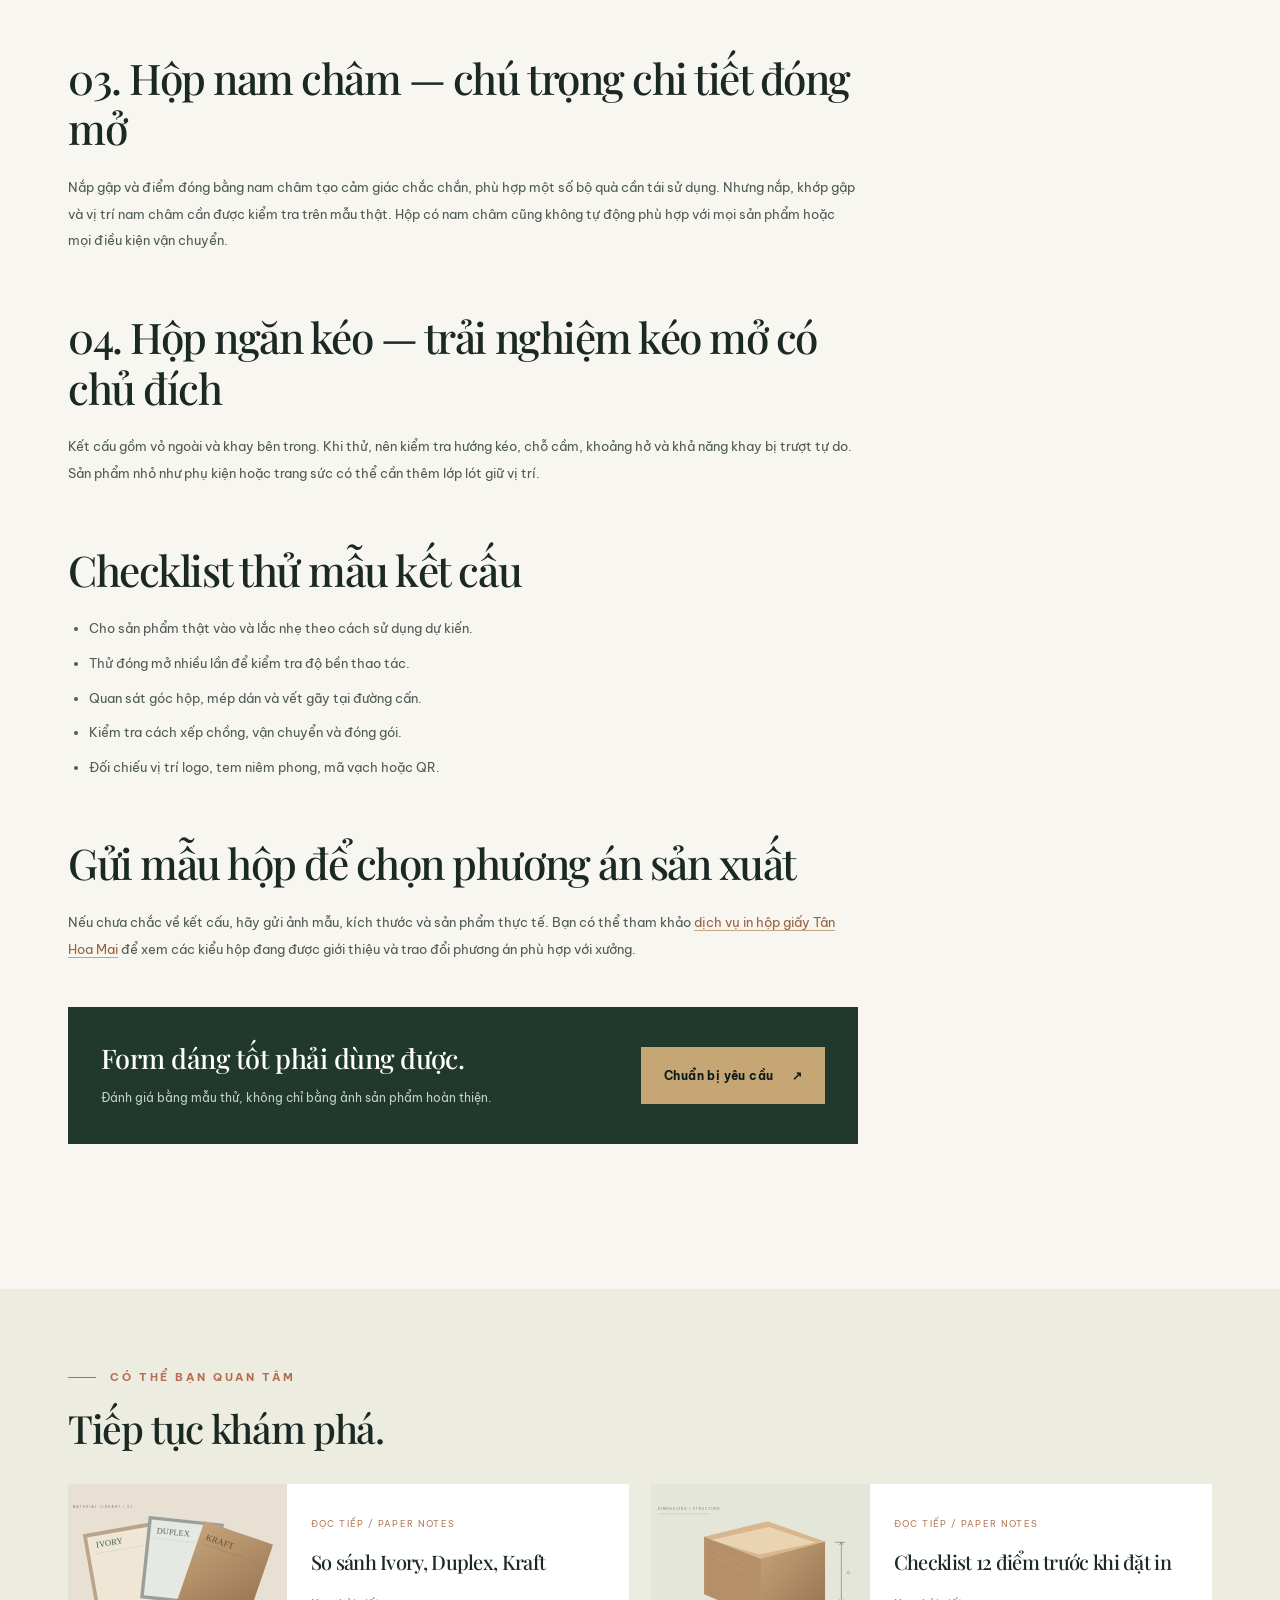
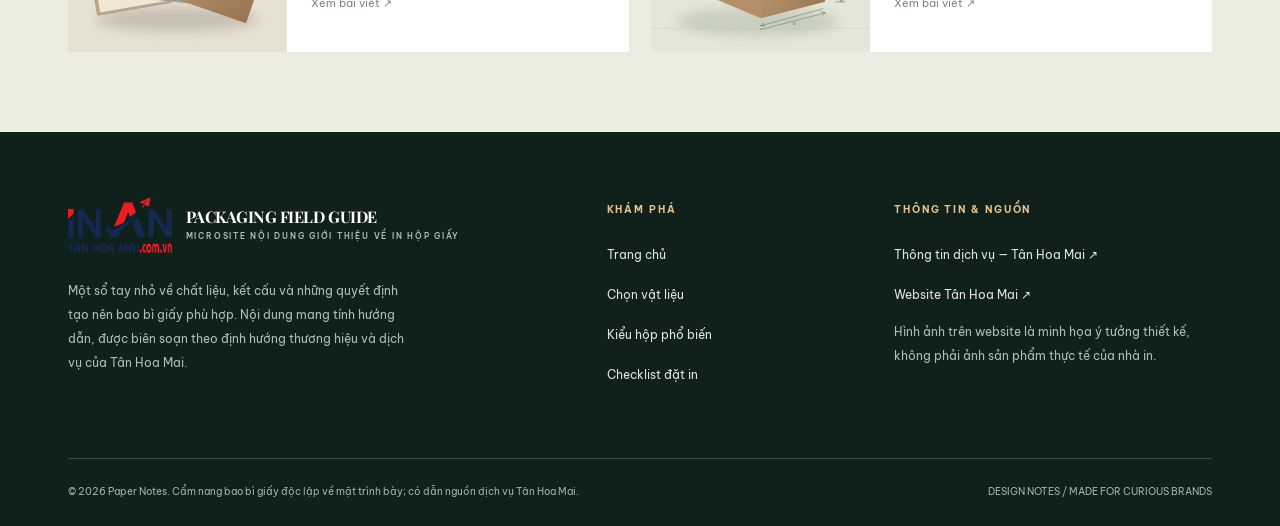
<file: kieu-hop-giay.html>
<!doctype html><html lang="vi"><head>
<meta charset="utf-8"><meta name="viewport" content="width=device-width, initial-scale=1"><meta name="theme-color" content="#172923">
<title>Nắp gài, âm dương, nam châm: các kiểu hộp giấy | Paper Notes</title><meta name="description" content="Khám phá kiểu hộp giấy nắp gài, hộp âm dương, nam châm và ngăn kéo. Bảng so sánh ứng dụng, điểm cần thử và hướng dẫn chọn kết cấu."><meta name="robots" content="index,follow,max-image-preview:large">
<link rel="icon" type="image/svg+xml" href="assets/img/favicon.svg">
<link rel="preconnect" href="https://fonts.googleapis.com"><link rel="preconnect" href="https://fonts.gstatic.com" crossorigin>
<link rel="stylesheet" href="assets/css/style.css"></head>
<body><div class="topbar"><div class="container"><span>THE PACKAGING NOTEBOOK &nbsp; / &nbsp; TÀI LIỆU THIẾT KẾ BAO BÌ</span><span>ISSUE 01 — 2026</span></div></div>
<header class="header"><div class="container navwrap"><a class="brand brand--logo" href="index.html" aria-label="Tân Hoa Mai - Về trang chủ"><img class="brand-logo" src="assets/img/tan-hoa-mai-logo.png" width="300" height="162" alt="Logo Tân Hoa Mai"><span class="brand-note">Packaging field guide<small>Microsite biên tập bởi Tân Hoa Mai</small></span></a>
<button class="nav-toggle" type="button" data-menu-toggle aria-expanded="false" aria-label="Mở menu" aria-controls="primary-navigation">☰</button> type="button" data-menu-toggle aria-expanded="false" aria-label="Mở menu" aria-controls="primary-navigation">☰</button>
<nav class="nav" id="primary-navigation" data-main-nav aria-label="Điều hướng chính"><a href="index.html" class="" >Trang chủ</a><a href="chon-giay-hop.html" class="" >Chất liệu giấy</a><a href="kieu-hop-giay.html" class="active" aria-current="page">Kiểu hộp</a><a href="checklist-dat-in.html" class="" >Checklist đặt in</a><a class="nav-cta" href="https://tanhoamai.com.vn/in-hop-giay/" target="_blank" rel="noopener noreferrer">Tham khảo xưởng in <span aria-hidden="true">↗</span></a></nav></div></header><main id="main-content"><section class="page-hero"><div class="container"><div class="crumbs"><a href="index.html">Trang chủ</a><span>/</span>Kiểu hộp giấy</div><div class="eyebrow light">PAPER NOTES / PACKAGING STRUCTURE / 02</div><h1>Nắp gài, âm dương, nam châm: chọn kiểu hộp nào?</h1><p class="intro">Cùng là hộp giấy nhưng cách đóng mở, lắp ráp, trưng bày và bảo vệ sản phẩm lại khác nhau. Đây là hướng dẫn chọn kết cấu dựa trên mục đích sử dụng.</p><div class="post-meta"><span>CẨM NANG BAO BÌ</span><span>•</span><span>CẬP NHẬT 10.2026</span></div></div></section><div class="container post-lead-image"><img src="assets/img/gift-box.svg" width="1000" height="700" alt="Hộp giấy cứng âm dương mở nắp rời có khay"></div>
<div class="container post-layout"><article class="article"><p class="intro-drop">Kiểu hộp không chỉ quyết định diện mạo. Nó tác động trực tiếp đến thao tác đóng gói, kích thước bản trải, cảm giác mở hộp và mức độ an toàn của sản phẩm bên trong.</p>
<h2 id="bat-dau">Chọn cấu trúc bằng cách hỏi: hộp cần làm gì?</h2><p>Một sản phẩm bán lẻ cần xếp kệ gọn và đóng gói nhanh có thể ưu tiên hộp nắp gài. Một bộ quà tặng cần trải nghiệm mở nắp chậm rãi lại phù hợp hơn với hộp cứng. Đừng chọn hộp nam châm chỉ vì vẻ ngoài cao cấp nếu sản phẩm không cần đóng mở nhiều lần.</p>
<table class="data-table"><thead><tr><th>Kiểu hộp</th><th>Tình huống nên cân nhắc</th><th>Điểm cần thử</th></tr></thead><tbody><tr><td><strong>Nắp gài</strong></td><td>Hàng bán lẻ, mỹ phẩm, sản phẩm nhẹ đến vừa theo thiết kế</td><td>Đáy, tai gài, lực đóng mở</td></tr><tr><td><strong>Âm dương</strong></td><td>Quà tặng, bộ sản phẩm, trải nghiệm mở nắp riêng</td><td>Độ khít nắp và thân</td></tr><tr><td><strong>Nam châm</strong></td><td>Hộp quà cần đóng mở nhiều lần</td><td>Vị trí nam châm và độ bền bản lề</td></tr><tr><td><strong>Ngăn kéo</strong></td><td>Trang sức, quà nhỏ hoặc bộ sản phẩm có khay</td><td>Điểm cầm, hướng kéo, độ rơ</td></tr></tbody></table>
<h2 id="nap-gai">01. Hộp nắp gài — thiết kế gọn và linh hoạt</h2><figure><img src="assets/img/folding-box.svg" alt="Minh họa hộp giấy nắp gài từ giấy Ivory" width="1000" height="700"><figcaption>Minh họa một hộp gấp dùng cho nhóm sản phẩm bán lẻ.</figcaption></figure><p>Hộp nắp gài thường có thể giao theo dạng phẳng tùy cấu trúc, giúp thuận tiện cho khâu lưu trữ và lắp ráp. Điểm quan trọng là chiều cao nắp, tai gài, đường cấn và khả năng giữ đáy khi sản phẩm có trọng lượng.</p><p>Hãy nhờ xưởng dựng mẫu trắng để thử thao tác trước khi duyệt file in. Thiết kế đẹp trên bản trải nhưng khó gấp ở thực tế sẽ phát sinh chi phí vận hành.</p>
<h2 id="hop-cung">02. Hộp cứng âm dương — khi mở hộp là một phần trải nghiệm</h2><p>Hộp âm dương có nắp và thân tách rời. Cảm giác sử dụng phụ thuộc vào độ vừa vặn giữa hai phần, chất lượng bồi giấy, độ phẳng và khay giữ sản phẩm.</p><p>Đối với quà tặng gồm nhiều vật phẩm, nên thử tổng thể: có đủ chỗ cho thiệp, phụ kiện hoặc lớp đệm hay chưa; khi nhấc nắp các vật phẩm có bị xô lệch hay không.</p>
<h2 id="nam-cham">03. Hộp nam châm — chú trọng chi tiết đóng mở</h2><p>Nắp gập và điểm đóng bằng nam châm tạo cảm giác chắc chắn, phù hợp một số bộ quà cần tái sử dụng. Nhưng nắp, khớp gập và vị trí nam châm cần được kiểm tra trên mẫu thật. Hộp có nam châm cũng không tự động phù hợp với mọi sản phẩm hoặc mọi điều kiện vận chuyển.</p>
<h2 id="ngan-keo">04. Hộp ngăn kéo — trải nghiệm kéo mở có chủ đích</h2><p>Kết cấu gồm vỏ ngoài và khay bên trong. Khi thử, nên kiểm tra hướng kéo, chỗ cầm, khoảng hở và khả năng khay bị trượt tự do. Sản phẩm nhỏ như phụ kiện hoặc trang sức có thể cần thêm lớp lót giữ vị trí.</p>
<h2 id="kiem-tra">Checklist thử mẫu kết cấu</h2><ul><li>Cho sản phẩm thật vào và lắc nhẹ theo cách sử dụng dự kiến.</li><li>Thử đóng mở nhiều lần để kiểm tra độ bền thao tác.</li><li>Quan sát góc hộp, mép dán và vết gãy tại đường cấn.</li><li>Kiểm tra cách xếp chồng, vận chuyển và đóng gói.</li><li>Đối chiếu vị trí logo, tem niêm phong, mã vạch hoặc QR.</li></ul>
<h2 id="tu-van">Gửi mẫu hộp để chọn phương án sản xuất</h2><p>Nếu chưa chắc về kết cấu, hãy gửi ảnh mẫu, kích thước và sản phẩm thực tế. Bạn có thể tham khảo <a href="https://tanhoamai.com.vn/in-hop-giay/" target="_blank" rel="noopener noreferrer">dịch vụ in hộp giấy Tân Hoa Mai</a> để xem các kiểu hộp đang được giới thiệu và trao đổi phương án phù hợp với xưởng.</p><div class="article-callout"><div><h3>Form dáng tốt phải dùng được.</h3><p>Đánh giá bằng mẫu thử, không chỉ bằng ảnh sản phẩm hoàn thiện.</p></div><a href="checklist-dat-in.html" class="btn btn-gold">Chuẩn bị yêu cầu <span>↗</span></a></div></article><aside class="toc"><h4>Nội dung bài viết</h4><a href="#bat-dau">Nguyên tắc chọn</a><a href="#nap-gai">Hộp nắp gài</a><a href="#hop-cung">Hộp âm dương</a><a href="#nam-cham">Hộp nam châm</a><a href="#ngan-keo">Hộp ngăn kéo</a><a href="#kiem-tra">Kiểm tra mẫu</a><a href="#tu-van">Trao đổi với xưởng</a><p class="toc-note">Minh họa là mẫu thiết kế mô phỏng. Thông số và chi phí cần được kiểm tra theo quy cách sản xuất thực tế.</p></aside></div><section class="related"><div class="container"><div class="eyebrow">CÓ THỂ BẠN QUAN TÂM</div><h2>Tiếp tục khám phá.</h2><div class="related-grid"><a class="related-card" href="chon-giay-hop.html"><img src="assets/img/material-library.svg" width="1000" height="700" alt="Thư viện giấy"><div><small>ĐỌC TIẾP / PAPER NOTES</small><h3>So sánh Ivory, Duplex, Kraft</h3><span>Xem bài viết ↗</span></div></a><a class="related-card" href="checklist-dat-in.html"><img src="assets/img/dimensions-box.svg" width="1000" height="700" alt="Bản vẽ kỹ thuật"><div><small>ĐỌC TIẾP / PAPER NOTES</small><h3>Checklist 12 điểm trước khi đặt in</h3><span>Xem bài viết ↗</span></div></a></div></div></section></main><footer class="footer"><div class="container"><div class="footer-top"><div><a class="brand brand--logo" href="index.html" aria-label="Tân Hoa Mai - Về trang chủ"><img class="brand-logo" src="assets/img/tan-hoa-mai-logo.png" width="300" height="162" alt="Logo Tân Hoa Mai"><span class="brand-note">Packaging field guide<small>Microsite nội dung giới thiệu về in hộp giấy</small></span></a><p style="margin-top:26px">Một sổ tay nhỏ về chất liệu, kết cấu và những quyết định tạo nên bao bì giấy phù hợp. Nội dung mang tính hướng dẫn, được biên soạn theo định hướng thương hiệu và dịch vụ của Tân Hoa Mai.</p></div><div><h4>Khám phá</h4><ul><li><a href="index.html">Trang chủ</a></li><li><a href="chon-giay-hop.html">Chọn vật liệu</a></li><li><a href="kieu-hop-giay.html">Kiểu hộp phổ biến</a></li><li><a href="checklist-dat-in.html">Checklist đặt in</a></li></ul></div><div><h4>Thông tin & nguồn</h4><ul><li><a href="https://tanhoamai.com.vn/in-hop-giay/" target="_blank" rel="noopener noreferrer">Thông tin dịch vụ — Tân Hoa Mai ↗</a></li><li><a href="https://tanhoamai.com.vn/" target="_blank" rel="noopener noreferrer">Website Tân Hoa Mai ↗</a></li></ul><p>Hình ảnh trên website là minh họa ý tưởng thiết kế, không phải ảnh sản phẩm thực tế của nhà in.</p></div></div><div class="footer-bottom"><span>© 2026 Paper Notes. Cẩm nang bao bì giấy độc lập về mặt trình bày; có dẫn nguồn dịch vụ Tân Hoa Mai.</span><span>DESIGN NOTES / MADE FOR CURIOUS BRANDS</span></div></div></footer><script src="assets/js/main.js" defer></script></body></html>
</file>
<file: assets/css/style.css>
@import url('https://fonts.googleapis.com/css2?family=Be+Vietnam+Pro:wght@400;500;600;700;800&family=DM+Sans:wght@400;500;600;700&family=Playfair+Display:wght@400;500;600;700&display=swap');
:root{--ink:#1b2925;--forest:#172923;--forest-deep:#0d1915;--muted:#68746d;--green:#537565;--gold:#c7a675;--orange:#b76b4f;--paper:#f8f6f0;--white:#fffdfa;--cream:#ede9dd;--line:#deded4;--serif:'Playfair Display',Georgia,serif;--body:'Be Vietnam Pro',Arial,sans-serif;--shadow:0 24px 65px rgba(28,43,34,.11)}
*,*::before,*::after{box-sizing:border-box}html{scroll-behavior:smooth;scroll-padding-top:110px}body{margin:0;background:var(--paper);color:var(--ink);font:400 15px/1.8 var(--body);-webkit-font-smoothing:antialiased}body.menu-open{overflow:hidden}a{color:inherit;text-decoration:none}button,input{font:inherit}button{cursor:pointer}img,svg{max-width:100%;display:block}img{height:auto}::selection{background:#d4c4a9;color:var(--ink)}:focus-visible{outline:3px solid var(--orange);outline-offset:3px}h1,h2,h3,p{margin-top:0}p{margin-bottom:1.2em}h1,h2,h3{letter-spacing:-.035em}h1,h2{font-family:var(--serif);font-weight:500;line-height:1.2}h3{font-weight:700;line-height:1.45}ul{padding-left:1.3rem}li{margin-bottom:8px}.container{max-width:1200px;margin:auto;padding:0 28px}.section{padding:115px 0}.section--small{padding:85px 0}.eyebrow{text-transform:uppercase;letter-spacing:.24em;font:700 11px/1.5 var(--body);color:var(--orange);display:flex;align-items:center;gap:14px;margin-bottom:20px}.eyebrow::before{content:'';height:1px;width:28px;background:currentColor}.eyebrow.light{color:var(--gold)}.serif{font-family:var(--serif)}.muted{color:var(--muted)}.tiny{font-size:12px}.accent{color:#d9b786}.btn{display:inline-flex;align-items:center;justify-content:center;gap:18px;border:1px solid transparent;padding:17px 22px;font-size:12px;letter-spacing:.035em;font-weight:700;min-height:54px;transition:.25s ease;text-align:center}.btn:hover{transform:translateY(-3px)}.btn-gold{background:var(--gold);color:var(--forest-deep)}.btn-gold:hover{background:#dfbd8a}.btn-outline{background:transparent;border-color:rgba(255,255,255,.42);color:white}.btn-outline:hover{background:rgba(255,255,255,.08)}.btn-ink{background:var(--forest);color:white}.btn-ink:hover{background:#324a3d}.arrow{font-size:18px;font-weight:500;line-height:1}.text-link{display:inline-flex;align-items:center;gap:10px;font-size:12px;font-weight:800;border-bottom:1px solid currentColor;padding-bottom:6px;transition:gap .2s}.text-link:hover{gap:16px}.kicker{font-family:'DM Sans',sans-serif;letter-spacing:.2em;text-transform:uppercase;font-size:10px;font-weight:700}
.topbar{background:#0f211b;color:#d4dfd7;font-size:10px;letter-spacing:.13em}.topbar .container{display:flex;justify-content:space-between;min-height:35px;align-items:center}.topbar span:last-child{color:#c7a675}.header{position:sticky;top:0;z-index:100;background:rgba(250,249,245,.97);backdrop-filter:blur(18px);border-bottom:1px solid rgba(40,55,45,.08)}.navwrap{min-height:85px;display:flex;justify-content:space-between;align-items:center;gap:24px}.brand{display:flex;gap:12px;align-items:center;flex-shrink:0}

.brand.brand--logo{gap:14px}
.brand-logo{height:44px;width:auto;display:block;max-width:none}
.brand-note{display:flex;flex-direction:column;gap:5px;font:700 16px/1.05 var(--serif);letter-spacing:-.03em;text-transform:uppercase;color:var(--forest)}
.brand-note small{display:block;color:var(--muted);font:600 8px/1.35 var(--body);letter-spacing:.22em;text-transform:uppercase}
.footer .brand-note{color:#fff}
.footer .brand-note small{color:#afc0b2}
.footer .brand-logo{height:56px}
.brand-symbol{width:40px;height:40px;background:var(--forest);display:grid;place-items:center;color:#edd3a6;transform:rotate(-8deg);font:700 28px/1 var(--serif);border-radius:1px}.brand-word{font:700 19px/1.1 var(--serif);letter-spacing:-.04em}.brand-word small{display:block;margin-top:7px;color:var(--muted);font:600 8px/1 var(--body);letter-spacing:.25em}.nav{display:flex;align-items:center;gap:32px}.nav a:not(.nav-cta){font-size:11px;font-weight:700;color:#49594e;transition:color .2s}.nav a:hover,.nav a.active{color:var(--orange)}.nav-cta{font-size:11px;font-weight:700;color:var(--forest);border:1px solid #c9c9bb;padding:12px 17px;display:inline-flex;align-items:center;gap:10px}.nav-cta:hover{border-color:var(--forest);background:var(--forest);color:#fff}.nav-toggle{display:none;border:1px solid var(--line);background:white;padding:10px 13px;font-size:23px;line-height:1;color:var(--forest)}
.hero{background:var(--forest);color:#fff;overflow:hidden;position:relative}.hero:before{content:'';position:absolute;inset:0;background-image:radial-gradient(ellipse at 85% 12%,rgba(176,152,105,.14),transparent 45%),radial-gradient(ellipse at 0% 95%,rgba(105,145,117,.16),transparent 45%);pointer-events:none}.hero-grid{min-height:685px;display:grid;grid-template-columns:49% 51%;align-items:center;position:relative}.hero-copy{padding:84px 0 96px;position:relative;z-index:3}.hero-index{color:#b5c9ba;font-size:11px;font-weight:600;letter-spacing:.17em;margin-bottom:31px}.hero h1{font-size:clamp(53px,6.3vw,91px);line-height:1.105;margin:0 0 26px;letter-spacing:-.062em}.hero h1 em{font-weight:400;color:#dbbb87}.hero .lede{font-size:14px;line-height:2;color:#d3ddd3;max-width:440px;margin:0 0 31px}.hero-actions{display:flex;gap:12px;flex-wrap:wrap}.hero-art{align-self:stretch;position:relative;display:flex;align-items:center;justify-content:center;margin:10px -80px 0 -35px}.hero-art img{width:100%;max-width:820px;filter:drop-shadow(0 32px 60px rgba(0,0,0,.14));animation:float 7s ease-in-out infinite}.hero-decoration{position:absolute;color:#bdc8c0;top:10%;right:0;writing-mode:vertical-rl;font-size:10px;letter-spacing:.33em}.hero-stamp{position:absolute;left:10px;bottom:72px;width:100px;height:100px;border:1px solid rgba(224,207,166,.5);color:#e6c994;display:grid;place-items:center;border-radius:50%;transform:rotate(-15deg);text-align:center;font:600 10px/1.9 var(--body);letter-spacing:.13em}.hero-stamp strong{font:600 27px/1 var(--serif)}@keyframes float{0%,100%{transform:translateY(0)}50%{transform:translateY(-10px)}}
.ribbon{background:#eee8dd;border-bottom:1px solid #dfd8ca}.ribbon-grid{display:grid;grid-template-columns:repeat(3,1fr)}.ribbon-cell{padding:30px 26px 28px;display:flex;gap:18px;align-items:flex-start;border-right:1px solid #d9d3c6}.ribbon-cell:first-child{padding-left:0}.ribbon-cell:last-child{border-right:0}.ribbon-num{font:500 27px/1 var(--serif);color:#aa8166}.ribbon-cell h3{font-size:12px;margin:0 0 5px}.ribbon-cell p{color:#6b7067;font-size:10px;line-height:1.7;margin:0}
.split-heading{display:grid;grid-template-columns:1fr .76fr;align-items:end;gap:80px;margin-bottom:49px}.split-heading h2,.section-heading h2{font-size:clamp(37px,4.3vw,57px);margin-bottom:0}.split-heading p{color:var(--muted);font-size:13px;line-height:2;margin:0}.editorial-cards{display:grid;grid-template-columns:repeat(3,1fr);gap:18px}.editorial-card{background:var(--white);overflow:hidden;border:1px solid #e5e1d7;transition:transform .25s,box-shadow .25s}.editorial-card:hover{transform:translateY(-5px);box-shadow:var(--shadow)}.card-visual{aspect-ratio:1.23;overflow:hidden;display:block}.card-visual img{width:100%;height:100%;object-fit:cover;transition:transform .5s}.editorial-card:hover .card-visual img{transform:scale(1.045)}.card-body{padding:30px 29px 32px}.card-num{font-size:10px;letter-spacing:.2em;color:#ab765e;text-transform:uppercase;font-weight:700;margin-bottom:12px}.editorial-card h3{font:500 26px/1.3 var(--serif);letter-spacing:-.04em;margin:0 0 14px}.editorial-card p{font-size:12px;line-height:1.9;color:var(--muted);margin:0 0 22px}
.feature-band{background:#e6e6da;overflow:hidden}.feature-grid{display:grid;grid-template-columns:1.1fr .9fr;align-items:center;gap:8vw}.feature-image{position:relative}.feature-image img{width:100%;border-radius:2px}.caption-tag{background:var(--white);position:absolute;right:-18px;bottom:35px;padding:17px 20px;box-shadow:0 12px 45px rgba(0,0,0,.1);font:600 10px var(--body);letter-spacing:.13em}.feature-copy h2{font-size:clamp(36px,4vw,53px);margin-bottom:25px}.feature-copy>p{color:#5f6d62;font-size:13px;line-height:2}.number-list{list-style:none;padding:0;margin:30px 0}.number-list li{padding:15px 0;border-bottom:1px solid #cbcec0;display:flex;gap:20px;font-size:12px;line-height:1.8;margin:0}.number-list span{font:500 19px var(--serif);color:#a26f55}
.selector{background:var(--forest);color:#f6f6f0;position:relative;overflow:hidden}.selector:before{content:'';position:absolute;width:530px;height:530px;right:-120px;top:60px;border:1px solid rgba(201,186,157,.16);border-radius:50%;box-shadow:0 0 0 65px rgba(201,186,157,.035),0 0 0 135px rgba(201,186,157,.025)}.selector-heading{max-width:760px}.selector h2{font-size:clamp(37px,4.2vw,57px);margin-bottom:22px}.selector-lede{font-size:13px;color:#c4d1c9;max-width:650px;margin-bottom:32px}.choice-tabs{display:flex;flex-wrap:wrap;gap:8px;margin-bottom:22px;position:relative}.choice-tabs button{background:transparent;border:1px solid #607266;color:#d5dfd7;padding:13px 20px;font-size:12px;font-weight:600;transition:.2s}.choice-tabs button[aria-selected="true"],.choice-tabs button:hover{background:#d7b587;border-color:#d7b587;color:#192920}.choice-output{display:grid;grid-template-columns:1fr .6fr;gap:45px;align-items:center;background:#253b30;border:1px solid #4c6557;padding:38px;min-height:260px;position:relative}.choice-output .choice-mini{color:#e3c08b;text-transform:uppercase;letter-spacing:.18em;font-size:10px;font-weight:700;margin-bottom:11px}.choice-output h3{font:500 33px/1.3 var(--serif);margin-bottom:12px}.choice-output p{font-size:12px;color:#d0dcd1;line-height:1.9;margin-bottom:0}.choice-spec{border-left:1px solid #63776b;padding-left:28px}.choice-spec small{display:block;color:#b0c5b7;font-size:10px;letter-spacing:.1em;text-transform:uppercase;margin-bottom:8px}.choice-spec strong{display:block;font-size:13px;line-height:1.9;font-weight:500;margin-bottom:20px}
.journal{padding-bottom:115px}.journal-list{display:grid;grid-template-columns:repeat(3,1fr);gap:22px}.journal-entry{padding:0 0 29px;border-bottom:1px solid #c8cfc2}.journal-entry a img{aspect-ratio:1.45;object-fit:cover;width:100%;margin-bottom:24px;transition:filter .2s}.journal-entry a:hover img{filter:brightness(.94)}.journal-entry .meta{color:#9b765f;font-size:10px;font-weight:700;text-transform:uppercase;letter-spacing:.18em;margin-bottom:13px}.journal-entry h3{font:500 25px/1.4 var(--serif);letter-spacing:-.035em;margin:0 0 12px}.journal-entry h3 a:hover{color:var(--orange)}.journal-entry p{font-size:12px;color:var(--muted);line-height:1.85}
.cta{background:#d6b990;position:relative;overflow:hidden}.cta:before{content:'P';font:700 440px/1 var(--serif);position:absolute;right:-40px;bottom:-178px;color:rgba(59,49,31,.06);pointer-events:none}.cta-grid{display:grid;grid-template-columns:1fr .43fr;align-items:center;gap:60px;position:relative}.cta h2{font-size:clamp(36px,4.5vw,62px);margin-bottom:21px}.cta p{font-size:13px;max-width:590px;line-height:2;margin:0}.cta-action{text-align:right}.cta-action p{font-size:10px;margin:12px 0 0;color:#464a40}.faq-list{border-top:1px solid #d4d4ca}.faq-list details{border-bottom:1px solid #d4d4ca;padding:22px 0}.faq-list summary{list-style:none;display:flex;justify-content:space-between;align-items:center;gap:20px;cursor:pointer;font-size:14px;font-weight:700}.faq-list summary::-webkit-details-marker{display:none}.faq-list summary:after{content:'+';font:400 28px/1 var(--serif);color:#9c7256}.faq-list details[open] summary:after{content:'−'}.faq-list details p{font-size:13px;color:var(--muted);max-width:880px;margin:15px 0 0;line-height:2}
.footer{background:#10211b;color:#dce3dc;padding:65px 0 25px}.footer-top{display:grid;grid-template-columns:1.4fr .65fr .95fr;gap:70px;padding-bottom:58px}.footer .brand-symbol{background:#d2b07c;color:#182b22}.footer .brand-word{color:#fff}.footer .brand-word small{color:#afc0b2}.footer p{color:#aebeb1;font-size:12px;max-width:350px;line-height:2}.footer h4{margin:4px 0 21px;color:#e6c28d;text-transform:uppercase;font-size:10px;letter-spacing:.19em}.footer ul{padding:0;margin:0;list-style:none}.footer li{margin-bottom:13px}.footer li a{color:#e1e5de;font-size:12px;transition:color .2s}.footer li a:hover{color:var(--gold)}.footer-bottom{border-top:1px solid #3a4b40;display:flex;justify-content:space-between;gap:25px;padding-top:24px;color:#a2b3a6;font-size:10px;line-height:1.8}
/* Inner pages */
.page-hero{background:var(--forest);color:#fff;padding:90px 0 102px;position:relative;overflow:hidden}.page-hero:after{content:'';position:absolute;border:1px solid rgba(226,209,164,.2);width:560px;height:560px;border-radius:50%;right:-100px;top:-250px;box-shadow:0 0 0 110px rgba(207,187,140,.035)}.crumbs{color:#c2cfc2;font-size:11px;letter-spacing:.03em;margin:0 0 50px}.crumbs a:hover{color:#e5c18b}.crumbs span{margin:0 12px;color:#b79b73}.page-hero h1{max-width:850px;font-size:clamp(44px,5.9vw,78px);letter-spacing:-.054em;margin:0 0 28px;position:relative;z-index:1}.page-hero .intro{max-width:680px;color:#c8d8cb;font-size:14px;line-height:2.1;position:relative;z-index:1}.post-meta{display:flex;gap:20px;align-items:center;margin-top:40px;font-size:10px;letter-spacing:.13em;color:#d1bd96;text-transform:uppercase;font-weight:700}.post-lead-image{margin-top:-55px;position:relative;z-index:2}.post-lead-image img{width:100%;aspect-ratio:2.15;object-fit:cover;background:#e0dbc8;box-shadow:var(--shadow)}.post-layout{display:grid;grid-template-columns:minmax(0,1fr) 256px;gap:80px;padding-top:82px;padding-bottom:100px}.article{max-width:790px}.article .intro-drop{font:500 23px/1.75 var(--serif);letter-spacing:-.025em;color:#2a3b30;border-left:3px solid var(--gold);padding-left:25px;margin:0 0 47px}.article h2{font-size:clamp(30px,3.3vw,44px);margin:58px 0 20px;scroll-margin-top:130px}.article h3{font-family:var(--body);font-size:17px;letter-spacing:-.02em;margin:36px 0 14px}.article p,.article li{color:#4d5b52;font-size:13px;line-height:2.05}.article strong{color:#25382c}.article a:not(.btn){color:#94623d;border-bottom:1px solid #c6a37b}.article a:hover{color:#663d25}.article figure{margin:35px 0}.article figure img{width:100%;background:#eee8dd}.article figcaption{font-size:11px;color:#6f786c;margin-top:10px}.article-note{padding:26px 28px;background:#ede9db;border-left:3px solid #be946d;margin:31px 0;font-size:13px;color:#4e5c4e;line-height:1.95}.article-note strong{display:block;font-size:12px;margin-bottom:7px}.data-table{width:100%;border-collapse:collapse;margin:25px 0 32px;font-size:12px}.data-table th{text-align:left;background:#25372c;color:#fff;padding:16px 14px;font-weight:700}.data-table td{border-bottom:1px solid #dcded4;padding:17px 14px;line-height:1.8;vertical-align:top;color:#536357}.data-table tr:nth-child(even) td{background:#f1eee6}.article-callout{display:flex;justify-content:space-between;gap:28px;align-items:center;background:#21392c;color:#fff;padding:33px;margin:45px 0}.article-callout h3{font:500 27px var(--serif);color:#fff;margin:0 0 10px}.article-callout p{color:#c3d1c5;margin:0;font-size:12px}.article-callout .btn{flex-shrink:0}.toc{position:sticky;top:126px;align-self:start;border-top:2px solid #20372b;padding-top:19px}.toc h4{text-transform:uppercase;font-size:10px;letter-spacing:.2em;color:#9c775c;margin:0 0 18px}.toc a{display:block;padding:10px 0;font-size:11px;color:#647066;border-bottom:1px solid #deded5;line-height:1.7}.toc a:hover{color:#ac7659}.toc .toc-note{font-size:10px;color:#969d91;margin-top:26px;line-height:1.9}.related{background:#ecece1;padding:80px 0}.related h2{font-size:39px;margin-bottom:32px}.related-grid{display:grid;grid-template-columns:repeat(2,minmax(0,1fr));gap:22px}.related-card{display:flex;background:#fff;min-height:168px}.related-card img{width:39%;object-fit:cover}.related-card div{padding:24px}.related-card small{text-transform:uppercase;letter-spacing:.15em;font-size:9px;color:#b47957}.related-card h3{font:500 20px/1.45 var(--serif);margin:12px 0}.related-card span{font-size:11px;color:#7c887c}.post-nav{display:flex;gap:12px;justify-content:flex-start;margin-top:45px}
.checklist{list-style:none;padding:0;margin:20px 0 30px}.checklist li{display:flex;align-items:flex-start;gap:13px;margin:0;padding:12px 7px;border-bottom:1px solid #d9ded3}.checklist input{width:19px;height:19px;accent-color:#446b55;cursor:pointer;flex-shrink:0;margin-top:5px}.checklist label{cursor:pointer;flex:1;font-size:13px;color:#4c5a51;line-height:1.8}.checklist input:checked+label{text-decoration:line-through;color:#889287}.progress-wrap{padding:20px 25px;background:#e7e7dc;margin:25px 0}.progress-head{display:flex;justify-content:space-between;font-size:12px;font-weight:700;margin-bottom:12px}.progress-line{height:8px;border-radius:7px;background:#ccd0c5;overflow:hidden}.progress-fill{background:#52785d;height:100%;width:0%;transition:width .2s}.copy-template{border:1px solid #d2d8cb;background:#fffefa;padding:25px 28px;margin:28px 0}.copy-template h3{margin-top:0}.copy-template pre{white-space:pre-wrap;font:12px/2 var(--body);color:#4d5c50}.copy-btn{border:0;background:var(--forest);color:#fff;padding:12px 20px;font-size:11px;font-weight:700}.copy-btn:hover{background:#344e3b}
@media(max-width:1080px){.nav{gap:18px}.hero-grid{min-height:620px}.hero-art{margin:10px -40px 0 -30px}.hero h1{font-size:clamp(51px,6.3vw,70px)}.post-layout{gap:38px;grid-template-columns:minmax(0,1fr) 218px}}
@media(max-width:820px){.container{padding:0 20px}.section{padding:80px 0}.section--small{padding:67px 0}.nav-toggle{display:block}.nav{display:none;position:absolute;top:100%;left:0;right:0;padding:20px;background:#faf9f4;border-bottom:1px solid #ddd9cf;box-shadow:0 18px 32px rgba(0,0,0,.08)}.nav.open{display:flex;flex-direction:column;align-items:stretch;gap:0}.nav a:not(.nav-cta){font-size:13px;padding:13px 4px;border-bottom:1px solid #ece9e1}.nav-cta{margin-top:15px;justify-content:center}.topbar .container span:last-child{display:none}.navwrap{min-height:73px}.hero-grid{grid-template-columns:1fr}.hero-copy{padding:74px 0 0}.hero h1{max-width:680px}.hero-art{height:460px;margin:-25px -55px 0}.hero-art img{width:90%;max-height:510px}.hero-stamp{bottom:56px;left:35px}.hero-decoration{display:none}.ribbon-grid{grid-template-columns:1fr 1fr}.ribbon-cell{padding:23px 18px}.ribbon-cell:last-child{grid-column:1/-1;border-top:1px solid #d9d3c6;padding-left:0}.ribbon-cell:nth-child(2){border-right:0}.split-heading{gap:24px;grid-template-columns:1fr}.editorial-cards{grid-template-columns:repeat(2,1fr)}.editorial-cards .editorial-card:last-child{grid-column:1/-1;display:grid;grid-template-columns:1fr 1fr}.editorial-cards .editorial-card:last-child .card-visual{height:100%;aspect-ratio:auto}.feature-grid{gap:44px;grid-template-columns:1fr}.feature-image{max-width:680px}.feature-copy{max-width:680px}.journal-list{grid-template-columns:repeat(2,1fr)}.journal-entry:last-child{grid-column:1/-1}.choice-output{grid-template-columns:1fr;gap:25px}.choice-spec{border-left:0;border-top:1px solid #63776b;padding:22px 0 0}.cta-grid{grid-template-columns:1fr;gap:26px}.cta-action{text-align:left}.footer-top{grid-template-columns:1fr 1fr;gap:35px}.footer-top>div:first-child{grid-column:1/-1}.post-layout{grid-template-columns:1fr;padding-top:65px}.toc{display:none}.page-hero{padding:70px 0 98px}.page-hero h1{font-size:clamp(42px,7vw,65px)}.post-lead-image img{aspect-ratio:1.6}}
@media(max-width:540px){.container{padding:0 18px}.topbar{font-size:9px}.brand-symbol{width:36px;height:36px}.brand-word{font-size:16px}.brand-logo{height:34px}.brand-note{font-size:12px}.brand-note small{font-size:7px}.hero-copy{padding-top:54px}.hero h1{font-size:48px}.hero .lede{font-size:12px}.hero-index{font-size:9px;margin-bottom:22px}.hero-art{height:340px;margin:-10px -32px 0}.hero-stamp{bottom:21px;left:13px;width:80px;height:80px;font-size:8px}.hero-stamp strong{font-size:23px}.ribbon-grid{grid-template-columns:1fr}.ribbon-cell{border-right:0;border-bottom:1px solid #d9d3c6;padding:20px 0}.ribbon-cell:last-child{grid-column:auto;border-top:0;border-bottom:0}.ribbon-cell:first-child{padding-left:0}.split-heading h2,.section-heading h2{font-size:38px}.editorial-cards,.journal-list{grid-template-columns:1fr}.editorial-cards .editorial-card:last-child{grid-column:auto;display:block}.editorial-cards .editorial-card:last-child .card-visual{aspect-ratio:1.23}.journal-entry:last-child{grid-column:auto}.card-body{padding:25px}.section{padding:67px 0}.section--small{padding:53px 0}.feature-copy h2{font-size:36px}.caption-tag{right:-4px;bottom:12px;padding:10px;font-size:8px}.selector h2{font-size:37px}.choice-tabs button{flex:1;padding:12px;font-size:10px}.choice-output{padding:24px}.choice-output h3{font-size:26px}.cta h2{font-size:38px}.footer{padding-top:48px}.footer-top{grid-template-columns:1fr;gap:20px}.footer-top>div:first-child{grid-column:auto}.footer-bottom{display:block}.footer-bottom span{display:block;margin-bottom:8px}.page-hero h1{font-size:41px}.page-hero{padding:55px 0 83px}.crumbs{margin-bottom:35px}.post-lead-image{margin-top:-34px}.post-lead-image img{aspect-ratio:1.2}.post-layout{padding-top:45px;padding-bottom:65px}.article .intro-drop{font-size:20px}.article h2{font-size:32px;margin-top:43px}.data-table{font-size:11px}.data-table th,.data-table td{padding:12px 8px}.article-callout{display:block;padding:23px}.article-callout .btn{margin-top:18px;width:100%}.related{padding:60px 0}.related-grid{grid-template-columns:1fr}.related-card{min-height:130px}.related-card div{padding:17px}.related-card h3{font-size:17px}.post-nav{flex-direction:column}.post-nav .btn{width:100%}}
@media(prefers-reduced-motion:reduce){html{scroll-behavior:auto}*,*:before,*:after{animation:none!important;transition:none!important}}

/* Editorial contextual link */
.cta .anchor-keyword{color:#21382d;font-weight:800;text-decoration:underline;text-underline-offset:4px;text-decoration-thickness:2px}.cta .anchor-keyword:hover,.cta .anchor-keyword:focus-visible{color:#87472d}
</file>
